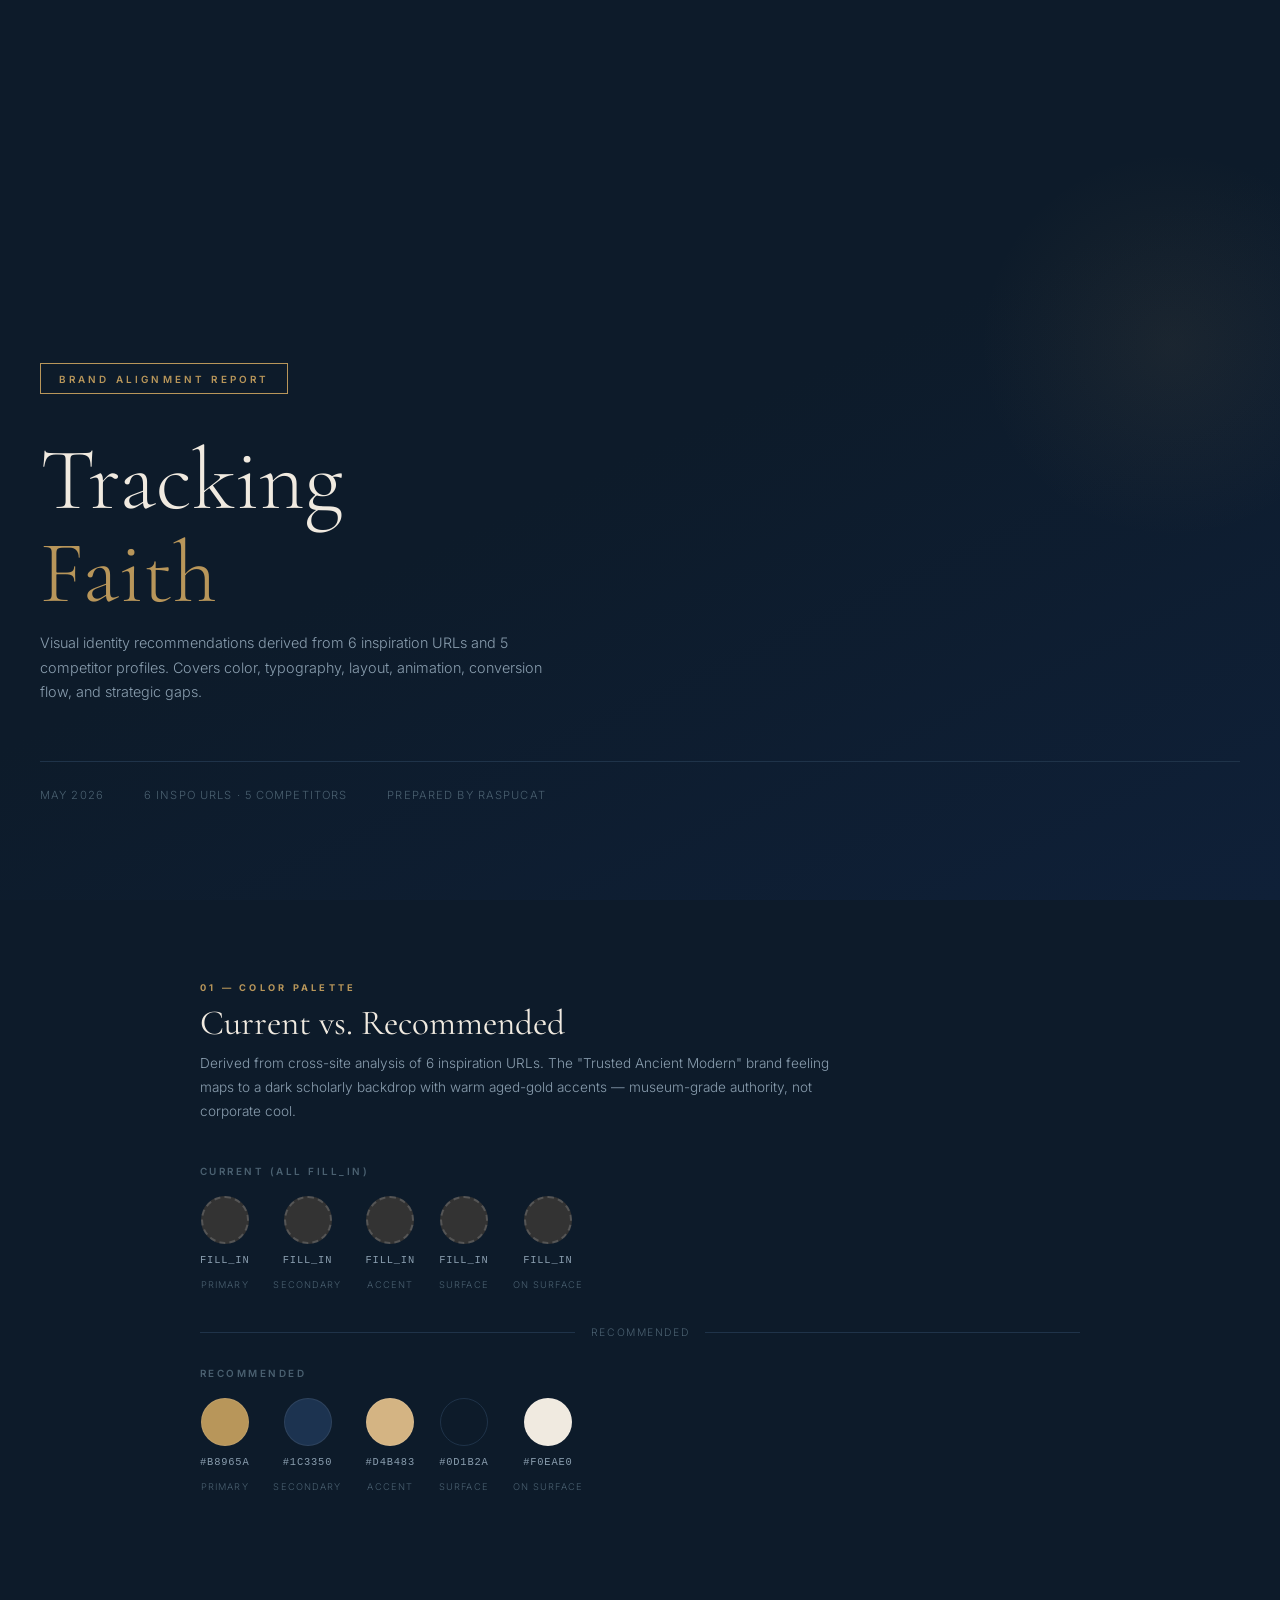
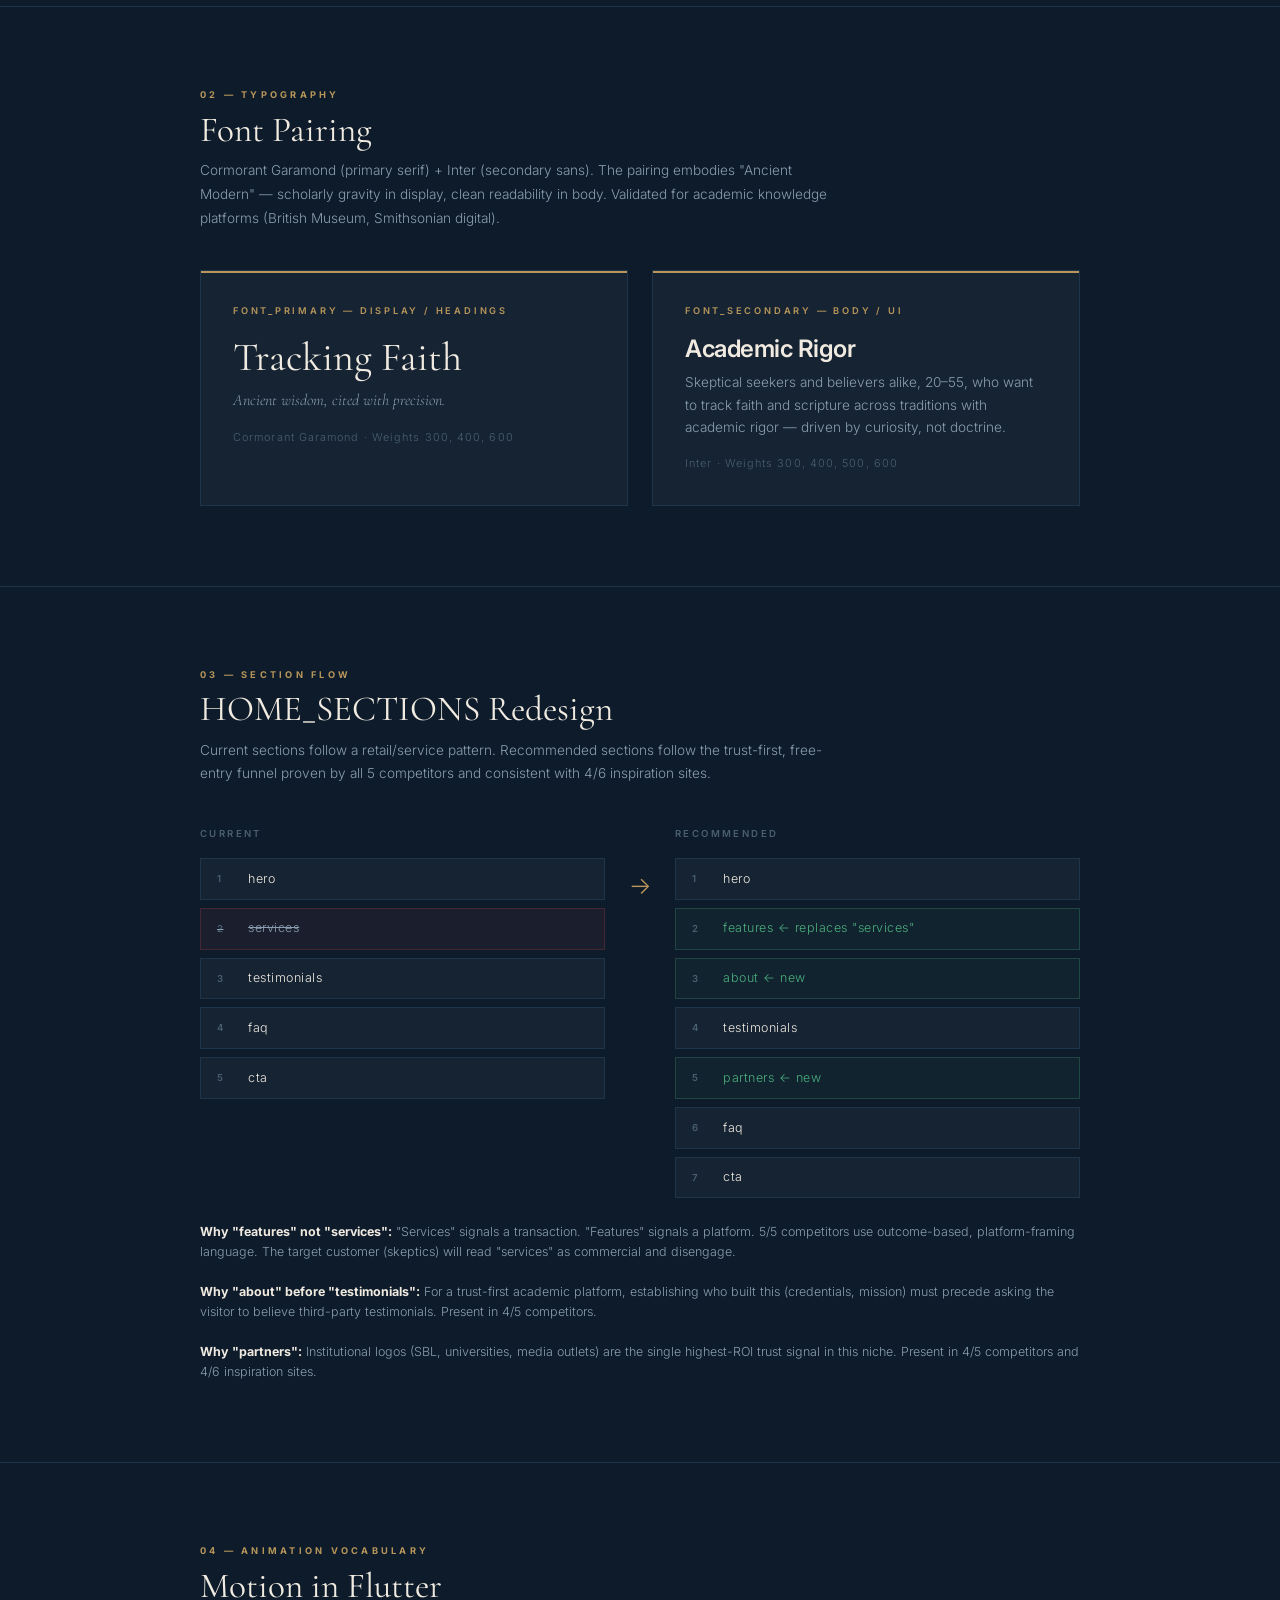
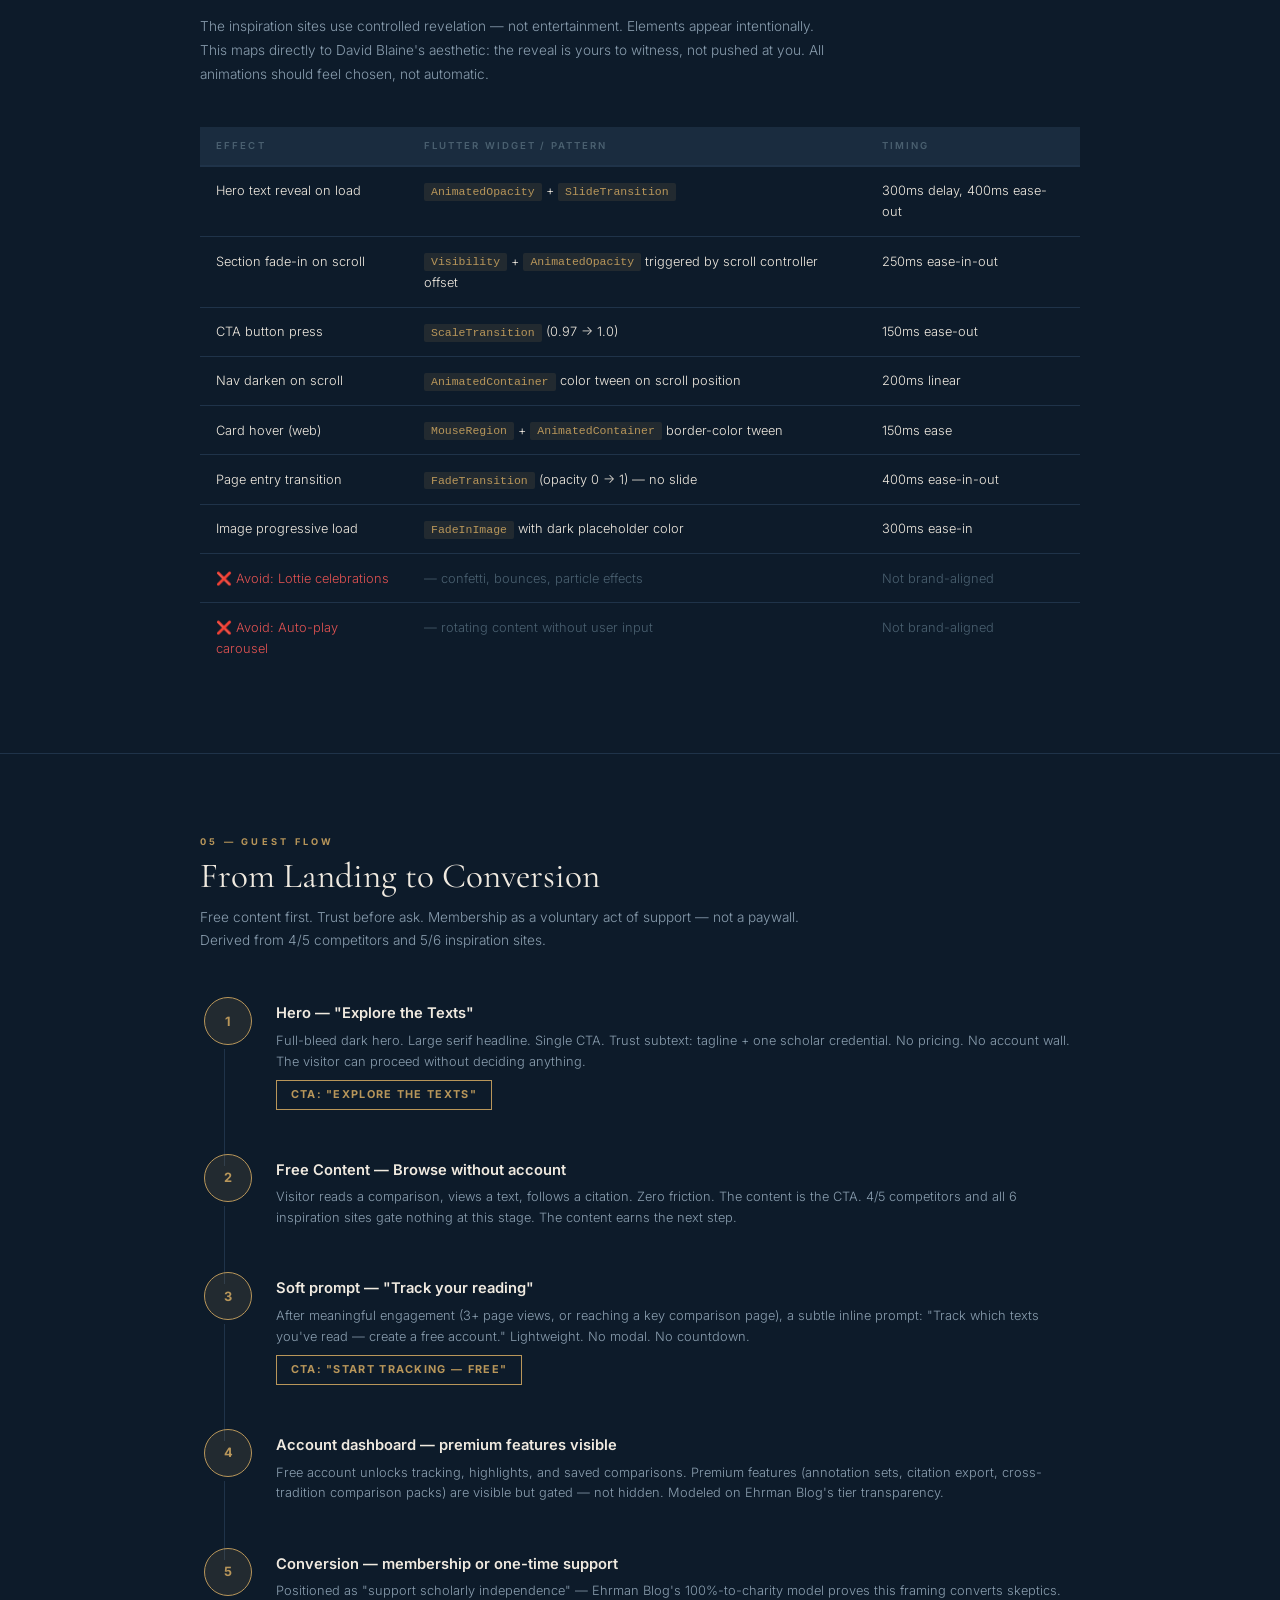
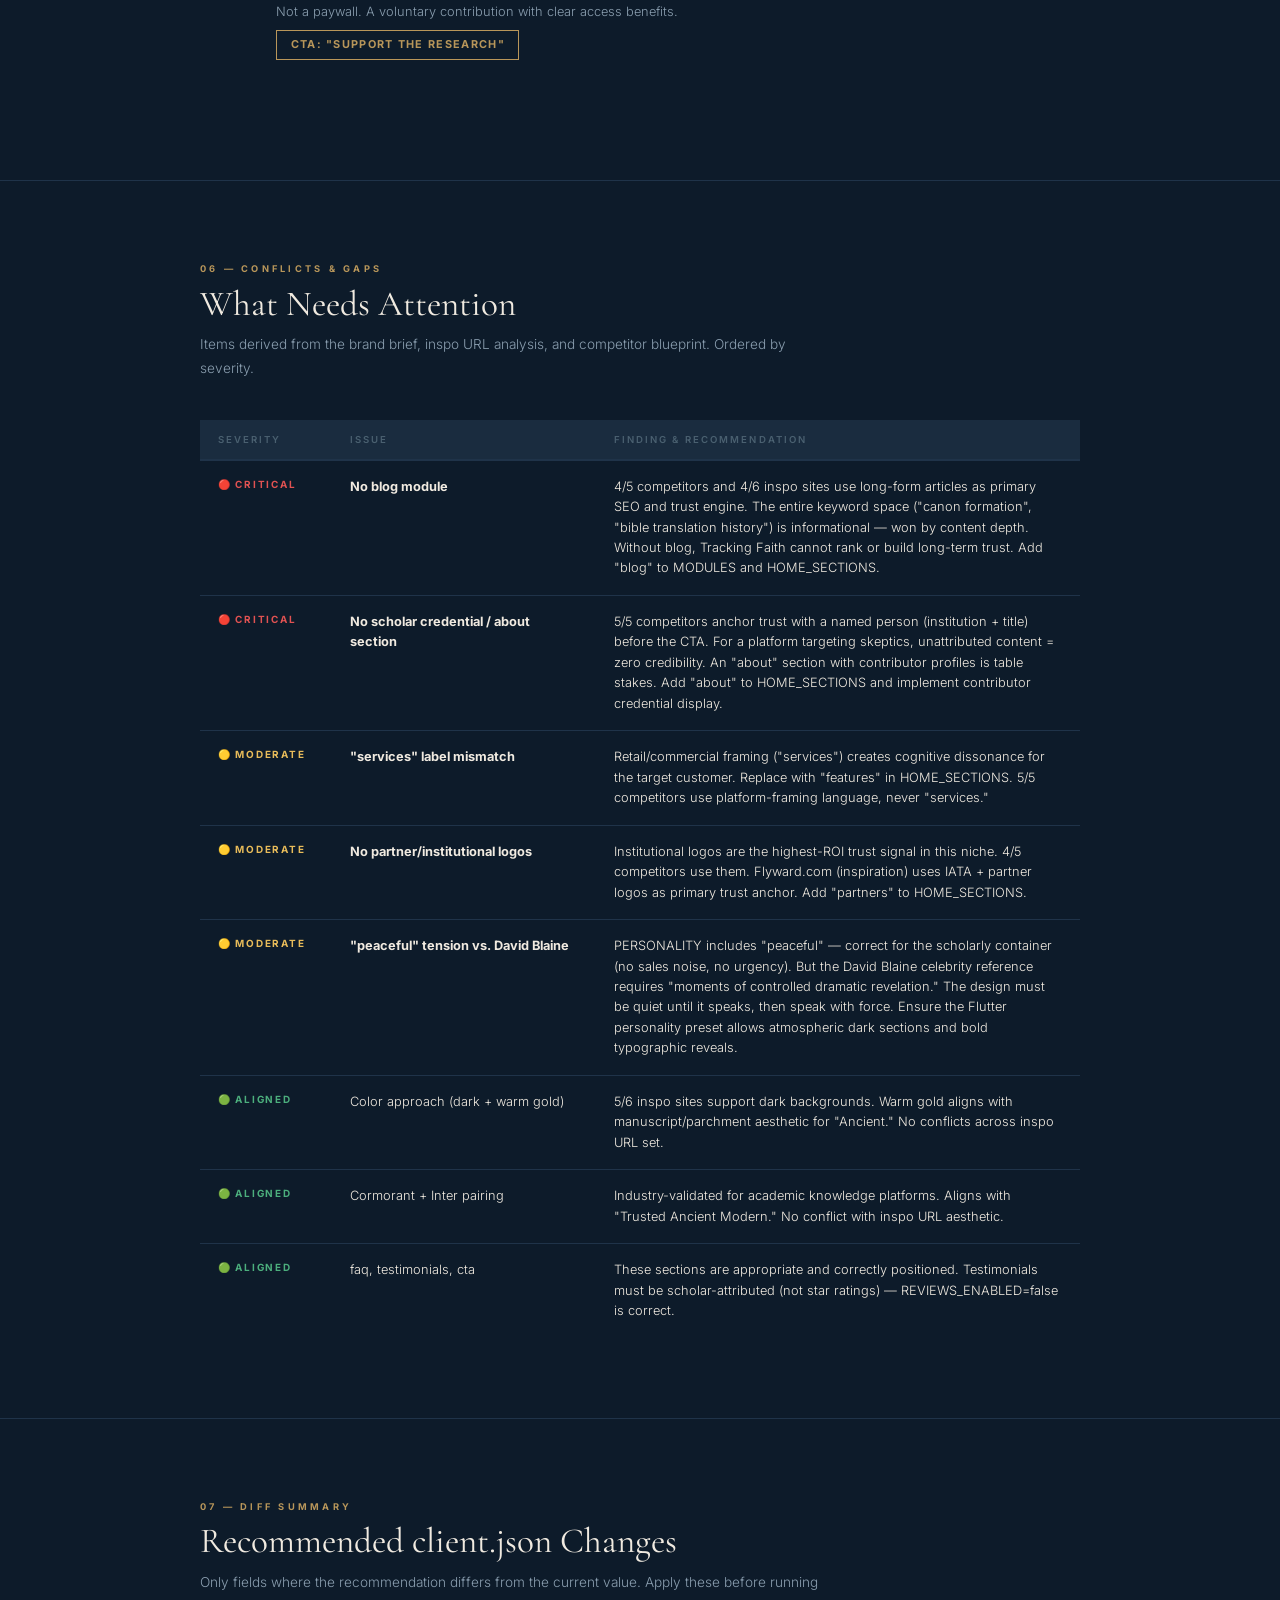
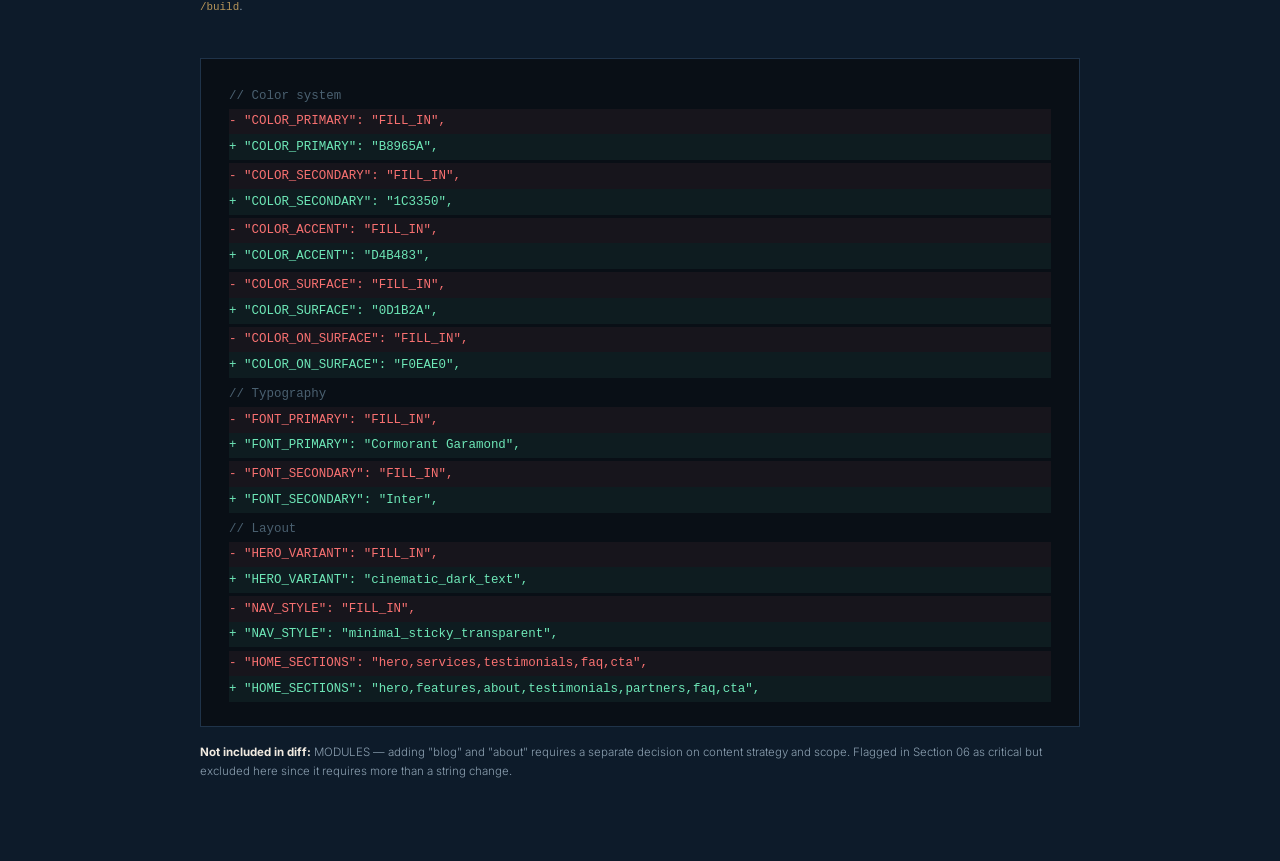
<file: planning/client/brand_alignment_report.html>
<!DOCTYPE html>
<html lang="en">
<head>
<meta charset="UTF-8">
<meta name="viewport" content="width=device-width, initial-scale=1.0">
<title>Brand Alignment Report — Tracking Faith</title>
<style>
  @import url('https://fonts.googleapis.com/css2?family=Cormorant+Garamond:ital,wght@0,300;0,400;0,600;0,700;1,300;1,400&family=Inter:wght@300;400;500;600&display=swap');

  *, *::before, *::after { box-sizing: border-box; margin: 0; padding: 0; }

  :root {
    --bg: #0D1B2A;
    --bg2: #101F30;
    --surface: #152333;
    --surface2: #1A2C3F;
    --border: #1F3349;
    --primary: #B8965A;
    --primary-dim: rgba(184,150,90,0.12);
    --secondary: #1C3350;
    --accent: #D4B483;
    --text: #F0EAE0;
    --text-muted: #8A9EAF;
    --text-dim: #4A6070;
    --red: #E05252;
    --yellow: #E8BC5A;
    --green: #4CAF7D;
    --font-serif: 'Cormorant Garamond', Georgia, serif;
    --font-sans: 'Inter', system-ui, sans-serif;
    --max: 960px;
  }

  html { font-size: 16px; scroll-behavior: smooth; }
  body {
    background: var(--bg);
    color: var(--text);
    font-family: var(--font-sans);
    font-weight: 300;
    line-height: 1.65;
    -webkit-font-smoothing: antialiased;
  }

  /* ── Layout ── */
  .page { max-width: var(--max); margin: 0 auto; padding: 0 2.5rem; }
  section { padding: 5rem 0; border-bottom: 1px solid var(--border); }
  section:last-of-type { border-bottom: none; }

  /* ── Cover ── */
  .cover {
    min-height: 100vh;
    display: flex;
    flex-direction: column;
    justify-content: flex-end;
    padding: 6rem 2.5rem;
    position: relative;
    overflow: hidden;
    background: linear-gradient(155deg, #0D1B2A 50%, #0F2038 100%);
  }
  .cover::before {
    content: '';
    position: absolute;
    top: 15%;
    right: -8%;
    width: 420px;
    height: 420px;
    border-radius: 50%;
    background: radial-gradient(circle, rgba(184,150,90,0.08) 0%, transparent 65%);
    pointer-events: none;
  }
  .cover-badge {
    display: inline-block;
    font-size: 0.62rem;
    font-weight: 600;
    letter-spacing: 0.32em;
    text-transform: uppercase;
    color: var(--primary);
    border: 1px solid var(--primary);
    padding: 0.4rem 1.1rem;
    margin-bottom: 2.5rem;
    width: fit-content;
  }
  .cover-title {
    font-family: var(--font-serif);
    font-size: clamp(3rem, 7vw, 5.5rem);
    font-weight: 300;
    line-height: 1.05;
    margin-bottom: 0.75rem;
  }
  .cover-title span { color: var(--primary); }
  .cover-subtitle {
    font-size: 0.9rem;
    color: var(--text-muted);
    margin-bottom: 3.5rem;
    max-width: 520px;
    line-height: 1.7;
  }
  .cover-meta {
    display: flex;
    gap: 2.5rem;
    font-size: 0.7rem;
    color: var(--text-dim);
    letter-spacing: 0.1em;
    text-transform: uppercase;
    border-top: 1px solid var(--border);
    padding-top: 1.5rem;
  }

  /* ── Section header ── */
  .section-num {
    font-size: 0.58rem;
    font-weight: 700;
    letter-spacing: 0.35em;
    text-transform: uppercase;
    color: var(--primary);
    margin-bottom: 0.4rem;
  }
  .section-title {
    font-family: var(--font-serif);
    font-size: clamp(1.6rem, 3.5vw, 2.2rem);
    font-weight: 400;
    line-height: 1.2;
    margin-bottom: 0.5rem;
  }
  .section-lead {
    font-size: 0.85rem;
    color: var(--text-muted);
    max-width: 640px;
    margin-bottom: 2.5rem;
    line-height: 1.75;
  }

  /* ── COLOR PALETTE ── */
  .palette-row {
    margin-bottom: 2rem;
  }
  .palette-label {
    font-size: 0.62rem;
    font-weight: 600;
    letter-spacing: 0.25em;
    text-transform: uppercase;
    color: var(--text-dim);
    margin-bottom: 1rem;
  }
  .swatches {
    display: flex;
    gap: 1.5rem;
    flex-wrap: wrap;
  }
  .swatch {
    display: flex;
    flex-direction: column;
    align-items: center;
    gap: 0.5rem;
  }
  .swatch-circle {
    width: 48px;
    height: 48px;
    border-radius: 50%;
    border: 1px solid rgba(255,255,255,0.08);
    flex-shrink: 0;
  }
  .swatch-hex {
    font-size: 0.65rem;
    letter-spacing: 0.08em;
    color: var(--text-muted);
    font-family: monospace;
  }
  .swatch-name {
    font-size: 0.58rem;
    letter-spacing: 0.12em;
    text-transform: uppercase;
    color: var(--text-dim);
    text-align: center;
  }
  .palette-divider {
    display: flex;
    align-items: center;
    gap: 1rem;
    margin: 1.5rem 0;
    color: var(--text-dim);
    font-size: 0.65rem;
    letter-spacing: 0.15em;
    text-transform: uppercase;
  }
  .palette-divider::before,
  .palette-divider::after {
    content: '';
    flex: 1;
    height: 1px;
    background: var(--border);
  }

  /* ── TYPOGRAPHY ── */
  .font-cards {
    display: grid;
    grid-template-columns: 1fr 1fr;
    gap: 1.5rem;
  }
  .font-card {
    background: var(--surface);
    border: 1px solid var(--border);
    padding: 2rem;
    position: relative;
  }
  .font-card::before {
    content: '';
    position: absolute;
    top: 0; left: 0; right: 0;
    height: 2px;
    background: var(--primary);
  }
  .font-role {
    font-size: 0.58rem;
    font-weight: 600;
    letter-spacing: 0.3em;
    text-transform: uppercase;
    color: var(--primary);
    margin-bottom: 1rem;
  }
  .font-display-serif {
    font-family: 'Cormorant Garamond', Georgia, serif;
    font-size: 2.5rem;
    font-weight: 400;
    line-height: 1.1;
    color: var(--text);
    margin-bottom: 0.5rem;
  }
  .font-display-sans {
    font-family: 'Inter', system-ui, sans-serif;
    font-size: 1.5rem;
    font-weight: 600;
    line-height: 1.2;
    color: var(--text);
    margin-bottom: 0.5rem;
    letter-spacing: -0.02em;
  }
  .font-body-serif {
    font-family: 'Cormorant Garamond', Georgia, serif;
    font-size: 1rem;
    font-style: italic;
    color: var(--text-muted);
    margin-bottom: 1rem;
  }
  .font-body-sans {
    font-family: 'Inter', system-ui, sans-serif;
    font-size: 0.85rem;
    font-weight: 300;
    color: var(--text-muted);
    line-height: 1.65;
    margin-bottom: 1rem;
  }
  .font-name {
    font-size: 0.68rem;
    letter-spacing: 0.1em;
    color: var(--text-dim);
  }

  /* ── SECTION FLOW ── */
  .flow-comparison {
    display: grid;
    grid-template-columns: 1fr auto 1fr;
    gap: 1.5rem;
    align-items: start;
  }
  .flow-col-label {
    font-size: 0.6rem;
    font-weight: 600;
    letter-spacing: 0.25em;
    text-transform: uppercase;
    color: var(--text-dim);
    margin-bottom: 1rem;
  }
  .flow-arrow-col {
    display: flex;
    align-items: center;
    justify-content: center;
    padding-top: 2.5rem;
    color: var(--primary);
    font-size: 1.5rem;
  }
  .flow-items { display: flex; flex-direction: column; gap: 0.5rem; }
  .flow-item {
    background: var(--surface);
    border: 1px solid var(--border);
    padding: 0.6rem 1rem;
    font-size: 0.78rem;
    letter-spacing: 0.04em;
    display: flex;
    align-items: center;
    gap: 0.75rem;
  }
  .flow-item.removed {
    background: rgba(224,82,82,0.06);
    border-color: rgba(224,82,82,0.2);
    color: var(--text-muted);
    text-decoration: line-through;
  }
  .flow-item.added {
    background: rgba(76,175,125,0.06);
    border-color: rgba(76,175,125,0.25);
    color: var(--green);
  }
  .flow-item.kept {
    background: var(--surface);
    border-color: var(--border);
  }
  .flow-item-num {
    font-size: 0.6rem;
    font-weight: 600;
    color: var(--text-dim);
    min-width: 1.2rem;
  }
  .flow-note {
    font-size: 0.72rem;
    color: var(--text-muted);
    margin-top: 1.25rem;
    line-height: 1.6;
    padding: var(--border) 0;
  }

  /* ── ANIMATION VOCABULARY ── */
  .anim-table {
    width: 100%;
    border-collapse: collapse;
  }
  .anim-table th {
    text-align: left;
    font-size: 0.6rem;
    font-weight: 600;
    letter-spacing: 0.22em;
    text-transform: uppercase;
    color: var(--text-dim);
    padding: 0.7rem 1rem;
    border-bottom: 2px solid var(--border);
    background: var(--surface2);
  }
  .anim-table td {
    padding: 0.85rem 1rem;
    border-bottom: 1px solid var(--border);
    font-size: 0.8rem;
    vertical-align: top;
  }
  .anim-table tr:last-child td { border-bottom: none; }
  .anim-table tr:hover td { background: var(--surface); }
  .code {
    font-family: 'SF Mono', 'Fira Code', monospace;
    font-size: 0.72rem;
    color: var(--primary);
    background: var(--primary-dim);
    padding: 0.15rem 0.45rem;
    border-radius: 2px;
  }

  /* ── GUEST FLOW FUNNEL ── */
  .funnel { display: flex; flex-direction: column; gap: 0; }
  .funnel-step {
    display: grid;
    grid-template-columns: 3.5rem 1fr;
    gap: 1.25rem;
    position: relative;
  }
  .funnel-step:not(:last-child)::after {
    content: '';
    position: absolute;
    left: 1.5rem;
    top: 3.5rem;
    bottom: -1rem;
    width: 1px;
    background: var(--border);
  }
  .funnel-num-wrap {
    display: flex;
    flex-direction: column;
    align-items: center;
    padding-top: 0.25rem;
  }
  .funnel-num {
    width: 3rem;
    height: 3rem;
    border-radius: 50%;
    background: var(--primary-dim);
    border: 1px solid var(--primary);
    display: flex;
    align-items: center;
    justify-content: center;
    font-size: 0.8rem;
    font-weight: 700;
    color: var(--primary);
    flex-shrink: 0;
  }
  .funnel-body { padding: 0.5rem 0 2.5rem; }
  .funnel-title {
    font-size: 0.92rem;
    font-weight: 600;
    margin-bottom: 0.35rem;
  }
  .funnel-detail {
    font-size: 0.8rem;
    color: var(--text-muted);
    line-height: 1.6;
  }
  .funnel-cta {
    display: inline-block;
    margin-top: 0.5rem;
    font-size: 0.68rem;
    font-weight: 700;
    letter-spacing: 0.12em;
    text-transform: uppercase;
    color: var(--primary);
    border: 1px solid var(--primary);
    padding: 0.3rem 0.85rem;
  }

  /* ── CONFLICTS & GAPS ── */
  .gap-table {
    width: 100%;
    border-collapse: collapse;
  }
  .gap-table th {
    text-align: left;
    font-size: 0.6rem;
    font-weight: 600;
    letter-spacing: 0.22em;
    text-transform: uppercase;
    color: var(--text-dim);
    padding: 0.7rem 1.1rem;
    border-bottom: 2px solid var(--border);
    background: var(--surface2);
  }
  .gap-table td {
    padding: 1rem 1.1rem;
    border-bottom: 1px solid var(--border);
    font-size: 0.8rem;
    vertical-align: top;
    line-height: 1.6;
  }
  .gap-table tr:last-child td { border-bottom: none; }
  .severity {
    font-size: 1rem;
    margin-right: 0.4rem;
  }
  .sev-label {
    font-size: 0.62rem;
    font-weight: 700;
    letter-spacing: 0.18em;
    text-transform: uppercase;
    display: block;
    margin-bottom: 0.25rem;
  }
  .sev-critical { color: var(--red); }
  .sev-moderate { color: var(--yellow); }
  .sev-aligned { color: var(--green); }

  /* ── DIFF SUMMARY ── */
  .diff-block {
    font-family: 'SF Mono', 'Fira Code', 'Courier New', monospace;
    font-size: 0.78rem;
    line-height: 1.8;
    background: #090F16;
    border: 1px solid var(--border);
    padding: 1.5rem 1.75rem;
    overflow-x: auto;
  }
  .diff-line { display: block; padding: 0.1rem 0; }
  .diff-line.removed {
    color: #F87171;
    background: rgba(248,113,113,0.06);
  }
  .diff-line.added {
    color: #6EE7B7;
    background: rgba(110,231,183,0.06);
  }
  .diff-line.context { color: var(--text-dim); }
  .diff-note {
    font-size: 0.72rem;
    color: var(--text-muted);
    margin-top: 1rem;
    line-height: 1.65;
  }

  /* ── Print ── */
  @media print {
    .no-print { display: none; }
    body { background: white; color: #111; }
    :root {
      --bg: white;
      --bg2: #f9f9f9;
      --surface: #f2f2f2;
      --surface2: #e9e9e9;
      --border: #d0d0d0;
      --text: #111;
      --text-muted: #555;
      --text-dim: #888;
      --primary: #8B6D2A;
    }
    .cover { min-height: auto; padding: 3rem 0; background: none; page-break-before: avoid; }
    .cover::before { display: none; }
    section { page-break-before: always; }
    a { color: inherit; }
  }

  @media (max-width: 600px) {
    .font-cards { grid-template-columns: 1fr; }
    .flow-comparison { grid-template-columns: 1fr; }
    .flow-arrow-col { display: none; }
  }
</style>
</head>
<body>

<!-- ══════════════════ COVER ══════════════════ -->
<div class="cover">
  <div class="cover-badge">Brand Alignment Report</div>
  <h1 class="cover-title">Tracking<br><span>Faith</span></h1>
  <p class="cover-subtitle">Visual identity recommendations derived from 6 inspiration URLs and 5 competitor profiles. Covers color, typography, layout, animation, conversion flow, and strategic gaps.</p>
  <div class="cover-meta">
    <span>May 2026</span>
    <span>6 Inspo URLs · 5 Competitors</span>
    <span>Prepared by Raspucat</span>
  </div>
</div>

<!-- ══════════════════ COLOR PALETTE ══════════════════ -->
<section>
  <div class="page">
    <div class="section-num">01 — Color Palette</div>
    <h2 class="section-title">Current vs. Recommended</h2>
    <p class="section-lead">Derived from cross-site analysis of 6 inspiration URLs. The "Trusted Ancient Modern" brand feeling maps to a dark scholarly backdrop with warm aged-gold accents — museum-grade authority, not corporate cool.</p>

    <!-- Current -->
    <div class="palette-row">
      <div class="palette-label">Current (all FILL_IN)</div>
      <div class="swatches">
        <div class="swatch">
          <div class="swatch-circle" style="background:#333;border:2px dashed #555;"></div>
          <span class="swatch-hex">FILL_IN</span>
          <span class="swatch-name">Primary</span>
        </div>
        <div class="swatch">
          <div class="swatch-circle" style="background:#333;border:2px dashed #555;"></div>
          <span class="swatch-hex">FILL_IN</span>
          <span class="swatch-name">Secondary</span>
        </div>
        <div class="swatch">
          <div class="swatch-circle" style="background:#333;border:2px dashed #555;"></div>
          <span class="swatch-hex">FILL_IN</span>
          <span class="swatch-name">Accent</span>
        </div>
        <div class="swatch">
          <div class="swatch-circle" style="background:#333;border:2px dashed #555;"></div>
          <span class="swatch-hex">FILL_IN</span>
          <span class="swatch-name">Surface</span>
        </div>
        <div class="swatch">
          <div class="swatch-circle" style="background:#333;border:2px dashed #555;"></div>
          <span class="swatch-hex">FILL_IN</span>
          <span class="swatch-name">On Surface</span>
        </div>
      </div>
    </div>

    <div class="palette-divider">Recommended</div>

    <!-- Recommended -->
    <div class="palette-row">
      <div class="palette-label">Recommended</div>
      <div class="swatches">
        <div class="swatch">
          <div class="swatch-circle" style="background:#B8965A;"></div>
          <span class="swatch-hex">#B8965A</span>
          <span class="swatch-name">Primary</span>
        </div>
        <div class="swatch">
          <div class="swatch-circle" style="background:#1C3350;"></div>
          <span class="swatch-hex">#1C3350</span>
          <span class="swatch-name">Secondary</span>
        </div>
        <div class="swatch">
          <div class="swatch-circle" style="background:#D4B483;"></div>
          <span class="swatch-hex">#D4B483</span>
          <span class="swatch-name">Accent</span>
        </div>
        <div class="swatch">
          <div class="swatch-circle" style="background:#0D1B2A;border:1px solid #1F3349;"></div>
          <span class="swatch-hex">#0D1B2A</span>
          <span class="swatch-name">Surface</span>
        </div>
        <div class="swatch">
          <div class="swatch-circle" style="background:#F0EAE0;"></div>
          <span class="swatch-hex">#F0EAE0</span>
          <span class="swatch-name">On Surface</span>
        </div>
      </div>
    </div>
  </div>
</section>

<!-- ══════════════════ TYPOGRAPHY ══════════════════ -->
<section>
  <div class="page">
    <div class="section-num">02 — Typography</div>
    <h2 class="section-title">Font Pairing</h2>
    <p class="section-lead">Cormorant Garamond (primary serif) + Inter (secondary sans). The pairing embodies "Ancient Modern" — scholarly gravity in display, clean readability in body. Validated for academic knowledge platforms (British Museum, Smithsonian digital).</p>

    <div class="font-cards">
      <div class="font-card">
        <div class="font-role">FONT_PRIMARY — Display / Headings</div>
        <div class="font-display-serif">Tracking Faith</div>
        <div class="font-body-serif">Ancient wisdom, cited with precision.</div>
        <div class="font-name">Cormorant Garamond · Weights 300, 400, 600</div>
      </div>
      <div class="font-card">
        <div class="font-role">FONT_SECONDARY — Body / UI</div>
        <div class="font-display-sans">Academic Rigor</div>
        <div class="font-body-sans">Skeptical seekers and believers alike, 20–55, who want to track faith and scripture across traditions with academic rigor — driven by curiosity, not doctrine.</div>
        <div class="font-name">Inter · Weights 300, 400, 500, 600</div>
      </div>
    </div>
  </div>
</section>

<!-- ══════════════════ SECTION FLOW ══════════════════ -->
<section>
  <div class="page">
    <div class="section-num">03 — Section Flow</div>
    <h2 class="section-title">HOME_SECTIONS Redesign</h2>
    <p class="section-lead">Current sections follow a retail/service pattern. Recommended sections follow the trust-first, free-entry funnel proven by all 5 competitors and consistent with 4/6 inspiration sites.</p>

    <div class="flow-comparison">
      <div>
        <div class="flow-col-label">Current</div>
        <div class="flow-items">
          <div class="flow-item kept"><span class="flow-item-num">1</span>hero</div>
          <div class="flow-item removed"><span class="flow-item-num">2</span>services</div>
          <div class="flow-item kept"><span class="flow-item-num">3</span>testimonials</div>
          <div class="flow-item kept"><span class="flow-item-num">4</span>faq</div>
          <div class="flow-item kept"><span class="flow-item-num">5</span>cta</div>
        </div>
      </div>
      <div class="flow-arrow-col">→</div>
      <div>
        <div class="flow-col-label">Recommended</div>
        <div class="flow-items">
          <div class="flow-item kept"><span class="flow-item-num">1</span>hero</div>
          <div class="flow-item added"><span class="flow-item-num">2</span>features ← replaces "services"</div>
          <div class="flow-item added"><span class="flow-item-num">3</span>about ← new</div>
          <div class="flow-item kept"><span class="flow-item-num">4</span>testimonials</div>
          <div class="flow-item added"><span class="flow-item-num">5</span>partners ← new</div>
          <div class="flow-item kept"><span class="flow-item-num">6</span>faq</div>
          <div class="flow-item kept"><span class="flow-item-num">7</span>cta</div>
        </div>
      </div>
    </div>
    <p class="flow-note" style="margin-top:1.5rem; font-size:0.78rem; color:var(--text-muted);">
      <strong style="color:var(--text);">Why "features" not "services":</strong> "Services" signals a transaction. "Features" signals a platform. 5/5 competitors use outcome-based, platform-framing language. The target customer (skeptics) will read "services" as commercial and disengage.<br><br>
      <strong style="color:var(--text);">Why "about" before "testimonials":</strong> For a trust-first academic platform, establishing who built this (credentials, mission) must precede asking the visitor to believe third-party testimonials. Present in 4/5 competitors.<br><br>
      <strong style="color:var(--text);">Why "partners":</strong> Institutional logos (SBL, universities, media outlets) are the single highest-ROI trust signal in this niche. Present in 4/5 competitors and 4/6 inspiration sites.
    </p>
  </div>
</section>

<!-- ══════════════════ ANIMATION VOCABULARY ══════════════════ -->
<section>
  <div class="page">
    <div class="section-num">04 — Animation Vocabulary</div>
    <h2 class="section-title">Motion in Flutter</h2>
    <p class="section-lead">The inspiration sites use controlled revelation — not entertainment. Elements appear intentionally. This maps directly to David Blaine's aesthetic: the reveal is yours to witness, not pushed at you. All animations should feel chosen, not automatic.</p>

    <table class="anim-table">
      <thead>
        <tr>
          <th>Effect</th>
          <th>Flutter Widget / Pattern</th>
          <th>Timing</th>
        </tr>
      </thead>
      <tbody>
        <tr>
          <td>Hero text reveal on load</td>
          <td><span class="code">AnimatedOpacity</span> + <span class="code">SlideTransition</span></td>
          <td>300ms delay, 400ms ease-out</td>
        </tr>
        <tr>
          <td>Section fade-in on scroll</td>
          <td><span class="code">Visibility</span> + <span class="code">AnimatedOpacity</span> triggered by scroll controller offset</td>
          <td>250ms ease-in-out</td>
        </tr>
        <tr>
          <td>CTA button press</td>
          <td><span class="code">ScaleTransition</span> (0.97 → 1.0)</td>
          <td>150ms ease-out</td>
        </tr>
        <tr>
          <td>Nav darken on scroll</td>
          <td><span class="code">AnimatedContainer</span> color tween on scroll position</td>
          <td>200ms linear</td>
        </tr>
        <tr>
          <td>Card hover (web)</td>
          <td><span class="code">MouseRegion</span> + <span class="code">AnimatedContainer</span> border-color tween</td>
          <td>150ms ease</td>
        </tr>
        <tr>
          <td>Page entry transition</td>
          <td><span class="code">FadeTransition</span> (opacity 0 → 1) — no slide</td>
          <td>400ms ease-in-out</td>
        </tr>
        <tr>
          <td>Image progressive load</td>
          <td><span class="code">FadeInImage</span> with dark placeholder color</td>
          <td>300ms ease-in</td>
        </tr>
        <tr>
          <td style="color:var(--red);">❌ Avoid: Lottie celebrations</td>
          <td style="color:var(--text-dim);">— confetti, bounces, particle effects</td>
          <td style="color:var(--text-dim);">Not brand-aligned</td>
        </tr>
        <tr>
          <td style="color:var(--red);">❌ Avoid: Auto-play carousel</td>
          <td style="color:var(--text-dim);">— rotating content without user input</td>
          <td style="color:var(--text-dim);">Not brand-aligned</td>
        </tr>
      </tbody>
    </table>
  </div>
</section>

<!-- ══════════════════ GUEST FLOW ══════════════════ -->
<section>
  <div class="page">
    <div class="section-num">05 — Guest Flow</div>
    <h2 class="section-title">From Landing to Conversion</h2>
    <p class="section-lead">Free content first. Trust before ask. Membership as a voluntary act of support — not a paywall. Derived from 4/5 competitors and 5/6 inspiration sites.</p>

    <div class="funnel">
      <div class="funnel-step">
        <div class="funnel-num-wrap">
          <div class="funnel-num">1</div>
        </div>
        <div class="funnel-body">
          <div class="funnel-title">Hero — "Explore the Texts"</div>
          <div class="funnel-detail">Full-bleed dark hero. Large serif headline. Single CTA. Trust subtext: tagline + one scholar credential. No pricing. No account wall. The visitor can proceed without deciding anything.</div>
          <div class="funnel-cta">CTA: "Explore the Texts"</div>
        </div>
      </div>
      <div class="funnel-step">
        <div class="funnel-num-wrap">
          <div class="funnel-num">2</div>
        </div>
        <div class="funnel-body">
          <div class="funnel-title">Free Content — Browse without account</div>
          <div class="funnel-detail">Visitor reads a comparison, views a text, follows a citation. Zero friction. The content is the CTA. 4/5 competitors and all 6 inspiration sites gate nothing at this stage. The content earns the next step.</div>
        </div>
      </div>
      <div class="funnel-step">
        <div class="funnel-num-wrap">
          <div class="funnel-num">3</div>
        </div>
        <div class="funnel-body">
          <div class="funnel-title">Soft prompt — "Track your reading"</div>
          <div class="funnel-detail">After meaningful engagement (3+ page views, or reaching a key comparison page), a subtle inline prompt: "Track which texts you've read — create a free account." Lightweight. No modal. No countdown.</div>
          <div class="funnel-cta">CTA: "Start tracking — free"</div>
        </div>
      </div>
      <div class="funnel-step">
        <div class="funnel-num-wrap">
          <div class="funnel-num">4</div>
        </div>
        <div class="funnel-body">
          <div class="funnel-title">Account dashboard — premium features visible</div>
          <div class="funnel-detail">Free account unlocks tracking, highlights, and saved comparisons. Premium features (annotation sets, citation export, cross-tradition comparison packs) are visible but gated — not hidden. Modeled on Ehrman Blog's tier transparency.</div>
        </div>
      </div>
      <div class="funnel-step">
        <div class="funnel-num-wrap">
          <div class="funnel-num">5</div>
        </div>
        <div class="funnel-body">
          <div class="funnel-title">Conversion — membership or one-time support</div>
          <div class="funnel-detail">Positioned as "support scholarly independence" — Ehrman Blog's 100%-to-charity model proves this framing converts skeptics. Not a paywall. A voluntary contribution with clear access benefits.</div>
          <div class="funnel-cta">CTA: "Support the research"</div>
        </div>
      </div>
    </div>
  </div>
</section>

<!-- ══════════════════ CONFLICTS & GAPS ══════════════════ -->
<section>
  <div class="page">
    <div class="section-num">06 — Conflicts &amp; Gaps</div>
    <h2 class="section-title">What Needs Attention</h2>
    <p class="section-lead">Items derived from the brand brief, inspo URL analysis, and competitor blueprint. Ordered by severity.</p>

    <table class="gap-table">
      <thead>
        <tr>
          <th style="width:15%;">Severity</th>
          <th style="width:30%;">Issue</th>
          <th>Finding &amp; Recommendation</th>
        </tr>
      </thead>
      <tbody>
        <tr>
          <td><span class="sev-label sev-critical">🔴 Critical</span></td>
          <td><strong>No blog module</strong></td>
          <td>4/5 competitors and 4/6 inspo sites use long-form articles as primary SEO and trust engine. The entire keyword space ("canon formation", "bible translation history") is informational — won by content depth. Without blog, Tracking Faith cannot rank or build long-term trust. Add "blog" to MODULES and HOME_SECTIONS.</td>
        </tr>
        <tr>
          <td><span class="sev-label sev-critical">🔴 Critical</span></td>
          <td><strong>No scholar credential / about section</strong></td>
          <td>5/5 competitors anchor trust with a named person (institution + title) before the CTA. For a platform targeting skeptics, unattributed content = zero credibility. An "about" section with contributor profiles is table stakes. Add "about" to HOME_SECTIONS and implement contributor credential display.</td>
        </tr>
        <tr>
          <td><span class="sev-label sev-moderate">🟡 Moderate</span></td>
          <td><strong>"services" label mismatch</strong></td>
          <td>Retail/commercial framing ("services") creates cognitive dissonance for the target customer. Replace with "features" in HOME_SECTIONS. 5/5 competitors use platform-framing language, never "services."</td>
        </tr>
        <tr>
          <td><span class="sev-label sev-moderate">🟡 Moderate</span></td>
          <td><strong>No partner/institutional logos</strong></td>
          <td>Institutional logos are the highest-ROI trust signal in this niche. 4/5 competitors use them. Flyward.com (inspiration) uses IATA + partner logos as primary trust anchor. Add "partners" to HOME_SECTIONS.</td>
        </tr>
        <tr>
          <td><span class="sev-label sev-moderate">🟡 Moderate</span></td>
          <td><strong>"peaceful" tension vs. David Blaine</strong></td>
          <td>PERSONALITY includes "peaceful" — correct for the scholarly container (no sales noise, no urgency). But the David Blaine celebrity reference requires "moments of controlled dramatic revelation." The design must be quiet until it speaks, then speak with force. Ensure the Flutter personality preset allows atmospheric dark sections and bold typographic reveals.</td>
        </tr>
        <tr>
          <td><span class="sev-label sev-aligned">🟢 Aligned</span></td>
          <td>Color approach (dark + warm gold)</td>
          <td>5/6 inspo sites support dark backgrounds. Warm gold aligns with manuscript/parchment aesthetic for "Ancient." No conflicts across inspo URL set.</td>
        </tr>
        <tr>
          <td><span class="sev-label sev-aligned">🟢 Aligned</span></td>
          <td>Cormorant + Inter pairing</td>
          <td>Industry-validated for academic knowledge platforms. Aligns with "Trusted Ancient Modern." No conflict with inspo URL aesthetic.</td>
        </tr>
        <tr>
          <td><span class="sev-label sev-aligned">🟢 Aligned</span></td>
          <td>faq, testimonials, cta</td>
          <td>These sections are appropriate and correctly positioned. Testimonials must be scholar-attributed (not star ratings) — REVIEWS_ENABLED=false is correct.</td>
        </tr>
      </tbody>
    </table>
  </div>
</section>

<!-- ══════════════════ DIFF SUMMARY ══════════════════ -->
<section>
  <div class="page">
    <div class="section-num">07 — Diff Summary</div>
    <h2 class="section-title">Recommended client.json Changes</h2>
    <p class="section-lead">Only fields where the recommendation differs from the current value. Apply these before running <code style="font-size:0.8em;color:var(--primary);">/build</code>.</p>

    <div class="diff-block">
      <span class="diff-line context">// Color system</span>
      <span class="diff-line removed">- "COLOR_PRIMARY": "FILL_IN",</span>
      <span class="diff-line added">+ "COLOR_PRIMARY": "B8965A",</span>
      <span class="diff-line context"></span>
      <span class="diff-line removed">- "COLOR_SECONDARY": "FILL_IN",</span>
      <span class="diff-line added">+ "COLOR_SECONDARY": "1C3350",</span>
      <span class="diff-line context"></span>
      <span class="diff-line removed">- "COLOR_ACCENT": "FILL_IN",</span>
      <span class="diff-line added">+ "COLOR_ACCENT": "D4B483",</span>
      <span class="diff-line context"></span>
      <span class="diff-line removed">- "COLOR_SURFACE": "FILL_IN",</span>
      <span class="diff-line added">+ "COLOR_SURFACE": "0D1B2A",</span>
      <span class="diff-line context"></span>
      <span class="diff-line removed">- "COLOR_ON_SURFACE": "FILL_IN",</span>
      <span class="diff-line added">+ "COLOR_ON_SURFACE": "F0EAE0",</span>
      <span class="diff-line context"></span>
      <span class="diff-line context">// Typography</span>
      <span class="diff-line removed">- "FONT_PRIMARY": "FILL_IN",</span>
      <span class="diff-line added">+ "FONT_PRIMARY": "Cormorant Garamond",</span>
      <span class="diff-line context"></span>
      <span class="diff-line removed">- "FONT_SECONDARY": "FILL_IN",</span>
      <span class="diff-line added">+ "FONT_SECONDARY": "Inter",</span>
      <span class="diff-line context"></span>
      <span class="diff-line context">// Layout</span>
      <span class="diff-line removed">- "HERO_VARIANT": "FILL_IN",</span>
      <span class="diff-line added">+ "HERO_VARIANT": "cinematic_dark_text",</span>
      <span class="diff-line context"></span>
      <span class="diff-line removed">- "NAV_STYLE": "FILL_IN",</span>
      <span class="diff-line added">+ "NAV_STYLE": "minimal_sticky_transparent",</span>
      <span class="diff-line context"></span>
      <span class="diff-line removed">- "HOME_SECTIONS": "hero,services,testimonials,faq,cta",</span>
      <span class="diff-line added">+ "HOME_SECTIONS": "hero,features,about,testimonials,partners,faq,cta",</span>
    </div>

    <p class="diff-note">
      <strong style="color:var(--text);">Not included in diff:</strong> MODULES — adding "blog" and "about" requires a separate decision on content strategy and scope. Flagged in Section 06 as critical but excluded here since it requires more than a string change.
    </p>
  </div>
</section>

</body>
</html>
</file>
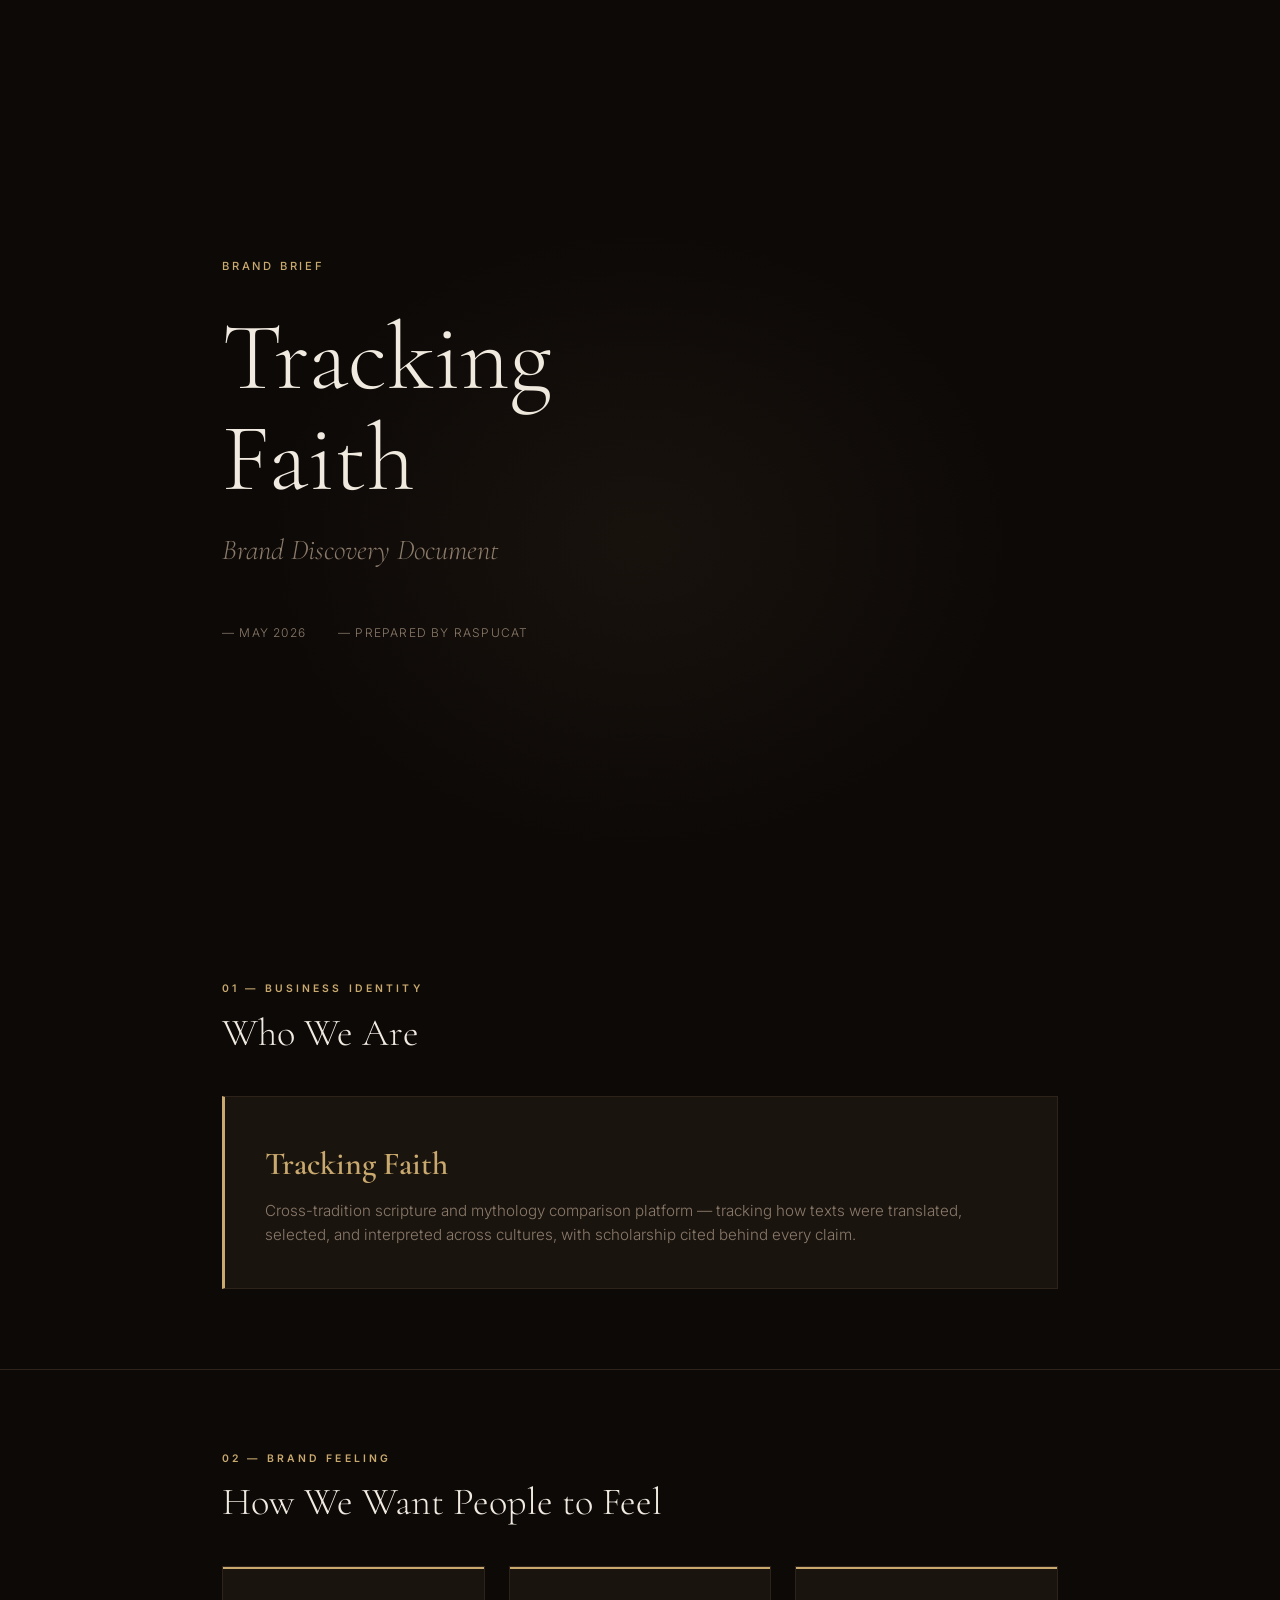
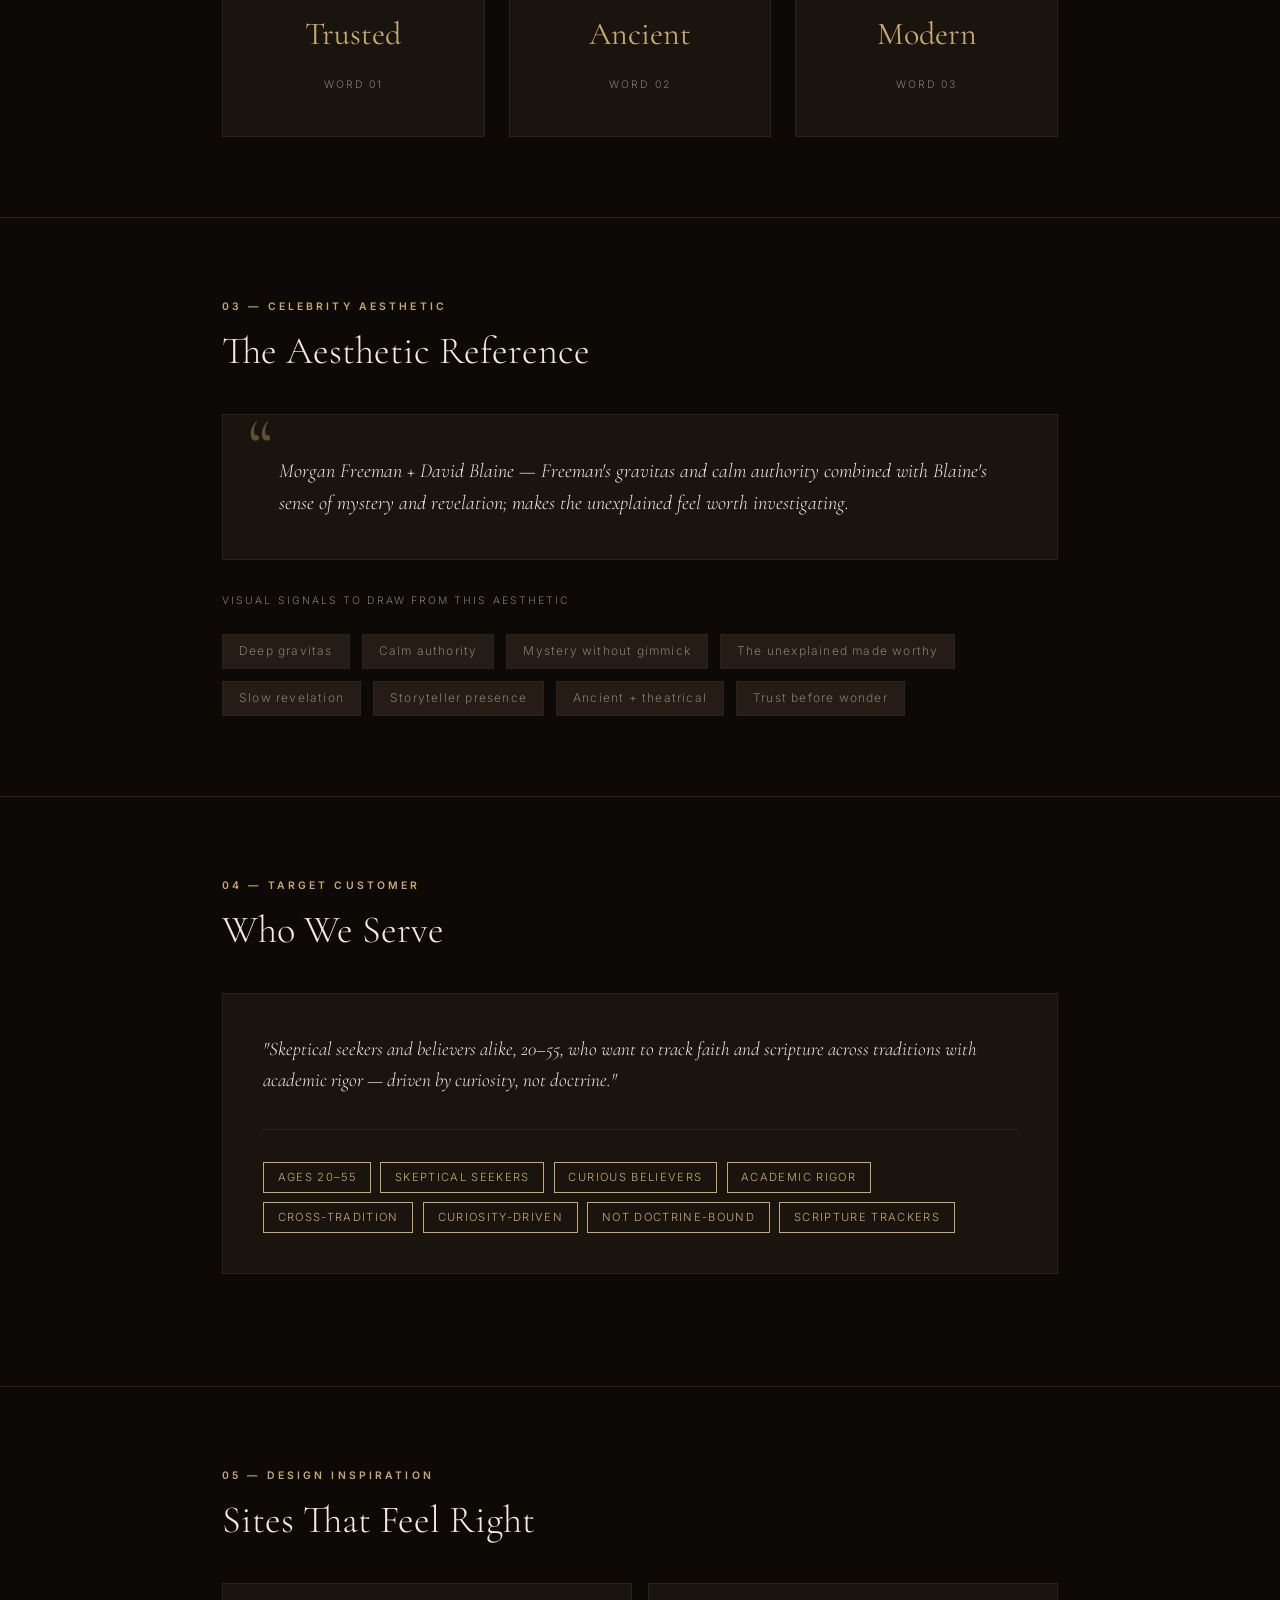
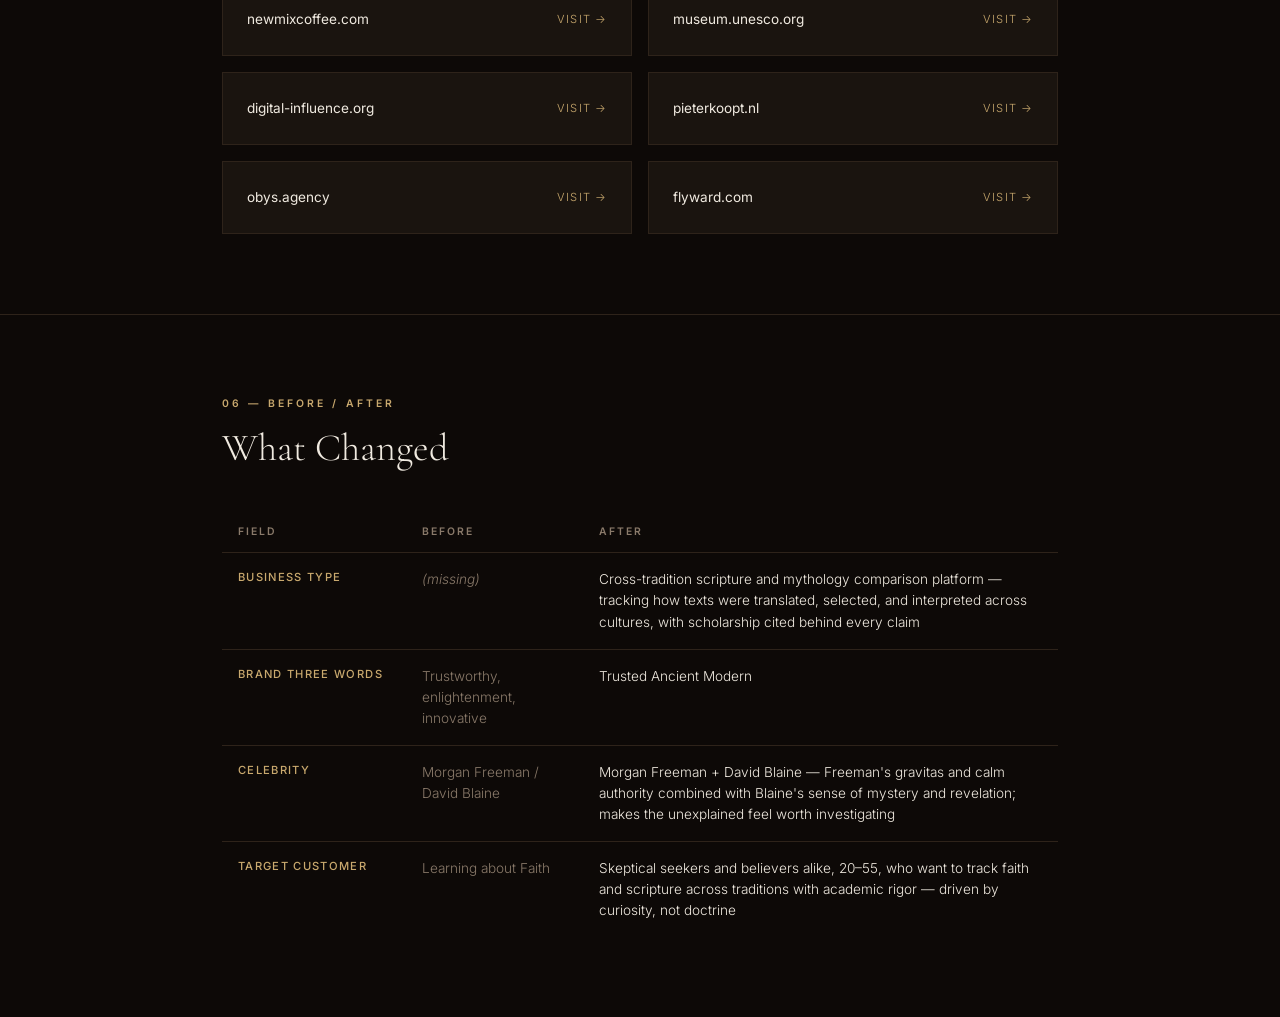
<file: planning/client/brand_brief_report.html>
<!DOCTYPE html>
<html lang="en">
<head>
<meta charset="UTF-8">
<meta name="viewport" content="width=device-width, initial-scale=1.0">
<title>Brand Brief — Tracking Faith</title>
<style>
  @import url('https://fonts.googleapis.com/css2?family=Cormorant+Garamond:ital,wght@0,300;0,400;0,600;1,300;1,400&family=Inter:wght@300;400;500;600&display=swap');

  *, *::before, *::after { box-sizing: border-box; margin: 0; padding: 0; }

  :root {
    --bg: #0D0907;
    --accent: #C9A96E;
    --surface: #1A140F;
    --surface2: #241C15;
    --text: #F0EAE0;
    --text-muted: #8A7A6A;
    --border: #2E231A;
    --font-serif: 'Cormorant Garamond', Georgia, serif;
    --font-sans: 'Inter', system-ui, sans-serif;
    --max: 900px;
  }

  html { font-size: 16px; scroll-behavior: smooth; }

  body {
    background: var(--bg);
    color: var(--text);
    font-family: var(--font-sans);
    font-weight: 300;
    line-height: 1.7;
    -webkit-font-smoothing: antialiased;
  }

  /* ── Layout ── */
  .page { max-width: var(--max); margin: 0 auto; padding: 0 2rem; }
  section { padding: 5rem 0; border-bottom: 1px solid var(--border); }
  section:last-of-type { border-bottom: none; }

  /* ── Cover ── */
  .cover {
    min-height: 100vh;
    display: flex;
    flex-direction: column;
    justify-content: center;
    padding: 6rem 2rem;
    position: relative;
    overflow: hidden;
  }
  .cover::before {
    content: '';
    position: absolute;
    inset: 0;
    background: radial-gradient(ellipse 60% 50% at 50% 60%, rgba(201,169,110,0.06) 0%, transparent 70%);
    pointer-events: none;
  }
  .cover-eyebrow {
    font-family: var(--font-sans);
    font-size: 0.7rem;
    font-weight: 500;
    letter-spacing: 0.25em;
    text-transform: uppercase;
    color: var(--accent);
    margin-bottom: 2rem;
  }
  .cover-title {
    font-family: var(--font-serif);
    font-size: clamp(3rem, 8vw, 6rem);
    font-weight: 300;
    line-height: 1.05;
    color: var(--text);
    margin-bottom: 1rem;
  }
  .cover-subtitle {
    font-family: var(--font-serif);
    font-size: clamp(1.2rem, 3vw, 1.8rem);
    font-weight: 300;
    font-style: italic;
    color: var(--text-muted);
    margin-bottom: 3rem;
  }
  .cover-meta {
    display: flex;
    gap: 2rem;
    font-size: 0.75rem;
    color: var(--text-muted);
    letter-spacing: 0.1em;
    text-transform: uppercase;
  }
  .cover-meta span::before { content: '— '; }

  /* ── Section headers ── */
  .section-label {
    font-size: 0.65rem;
    font-weight: 600;
    letter-spacing: 0.3em;
    text-transform: uppercase;
    color: var(--accent);
    margin-bottom: 0.75rem;
  }
  .section-title {
    font-family: var(--font-serif);
    font-size: clamp(1.6rem, 4vw, 2.4rem);
    font-weight: 300;
    line-height: 1.2;
    margin-bottom: 2.5rem;
  }

  /* ── Business Identity ── */
  .identity-card {
    background: var(--surface);
    border: 1px solid var(--border);
    border-left: 3px solid var(--accent);
    padding: 2.5rem;
  }
  .identity-name {
    font-family: var(--font-serif);
    font-size: 2rem;
    font-weight: 600;
    color: var(--accent);
    margin-bottom: 0.5rem;
  }
  .identity-type {
    font-size: 0.95rem;
    color: var(--text-muted);
    line-height: 1.6;
  }

  /* ── Brand Feeling ── */
  .word-grid {
    display: grid;
    grid-template-columns: repeat(3, 1fr);
    gap: 1.5rem;
  }
  .word-card {
    background: var(--surface);
    border: 1px solid var(--border);
    padding: 2.5rem 1.5rem;
    text-align: center;
    position: relative;
    overflow: hidden;
  }
  .word-card::before {
    content: '';
    position: absolute;
    top: 0; left: 0; right: 0;
    height: 2px;
    background: var(--accent);
  }
  .word-card-text {
    font-family: var(--font-serif);
    font-size: clamp(1.4rem, 3vw, 2rem);
    font-weight: 400;
    color: var(--accent);
    display: block;
    margin-bottom: 0.5rem;
  }
  .word-card-index {
    font-size: 0.65rem;
    letter-spacing: 0.2em;
    text-transform: uppercase;
    color: var(--text-muted);
  }

  /* ── Celebrity Aesthetic ── */
  .pullquote {
    position: relative;
    padding: 2.5rem 2.5rem 2.5rem 3.5rem;
    background: var(--surface);
    border: 1px solid var(--border);
    margin-bottom: 2rem;
  }
  .pullquote::before {
    content: '\201C';
    position: absolute;
    top: -0.5rem;
    left: 1.5rem;
    font-family: var(--font-serif);
    font-size: 5rem;
    color: var(--accent);
    line-height: 1;
    opacity: 0.4;
  }
  .pullquote-text {
    font-family: var(--font-serif);
    font-size: 1.25rem;
    font-style: italic;
    line-height: 1.6;
    color: var(--text);
  }
  .visual-signals {
    display: flex;
    flex-wrap: wrap;
    gap: 0.75rem;
    margin-top: 1.5rem;
  }
  .signal-tag {
    background: var(--surface2);
    border: 1px solid var(--border);
    padding: 0.4rem 1rem;
    font-size: 0.75rem;
    letter-spacing: 0.1em;
    color: var(--text-muted);
  }
  .signal-label {
    font-size: 0.65rem;
    letter-spacing: 0.2em;
    text-transform: uppercase;
    color: var(--text-muted);
    margin-top: 1.5rem;
    margin-bottom: 0.75rem;
  }

  /* ── Target Customer ── */
  .customer-card {
    background: var(--surface);
    border: 1px solid var(--border);
    padding: 2.5rem;
    margin-bottom: 2rem;
  }
  .customer-quote {
    font-family: var(--font-serif);
    font-size: 1.2rem;
    font-style: italic;
    line-height: 1.65;
    color: var(--text);
    margin-bottom: 2rem;
    padding-bottom: 2rem;
    border-bottom: 1px solid var(--border);
  }
  .customer-tags {
    display: flex;
    flex-wrap: wrap;
    gap: 0.6rem;
  }
  .tag {
    background: transparent;
    border: 1px solid var(--accent);
    color: var(--accent);
    padding: 0.3rem 0.85rem;
    font-size: 0.7rem;
    letter-spacing: 0.12em;
    text-transform: uppercase;
  }

  /* ── Inspiration URLs ── */
  .url-grid {
    display: grid;
    grid-template-columns: repeat(2, 1fr);
    gap: 1rem;
  }
  .url-card {
    background: var(--surface);
    border: 1px solid var(--border);
    padding: 1.5rem;
    display: flex;
    align-items: center;
    justify-content: space-between;
    text-decoration: none;
    transition: border-color 0.2s;
  }
  .url-card:hover { border-color: var(--accent); }
  .url-domain {
    font-size: 0.85rem;
    color: var(--text);
    font-weight: 400;
  }
  .url-visit {
    font-size: 0.7rem;
    color: var(--accent);
    letter-spacing: 0.1em;
    text-transform: uppercase;
    white-space: nowrap;
    margin-left: 1rem;
  }

  /* ── Diff table ── */
  .diff-table {
    width: 100%;
    border-collapse: collapse;
  }
  .diff-table th {
    text-align: left;
    font-size: 0.65rem;
    font-weight: 600;
    letter-spacing: 0.2em;
    text-transform: uppercase;
    color: var(--text-muted);
    padding: 0.75rem 1rem;
    border-bottom: 1px solid var(--border);
  }
  .diff-table td {
    padding: 1rem;
    vertical-align: top;
    border-bottom: 1px solid var(--border);
    font-size: 0.85rem;
    line-height: 1.55;
  }
  .diff-table td:first-child {
    font-size: 0.7rem;
    font-weight: 500;
    letter-spacing: 0.12em;
    text-transform: uppercase;
    color: var(--accent);
    width: 22%;
    white-space: nowrap;
  }
  .diff-table .col-before { color: var(--text-muted); }
  .diff-table .col-after { color: var(--text); }
  .diff-table tr:last-child td { border-bottom: none; }

  /* ── Print ── */
  @media print {
    .no-print { display: none; }
    body { background: white; color: #111; }
    :root {
      --bg: white;
      --surface: #f5f5f5;
      --surface2: #ebebeb;
      --text: #111;
      --text-muted: #555;
      --border: #ddd;
      --accent: #8B6914;
    }
    .cover { min-height: auto; padding: 4rem 0; }
    section { page-break-before: always; }
    .cover { page-break-before: avoid; }
    a { color: inherit; text-decoration: none; }
  }

  @media (max-width: 600px) {
    .word-grid { grid-template-columns: 1fr; }
    .url-grid { grid-template-columns: 1fr; }
  }
</style>
</head>
<body>

<!-- ══════════════════ COVER ══════════════════ -->
<div class="cover page">
  <div class="cover-eyebrow">Brand Brief</div>
  <h1 class="cover-title">Tracking<br>Faith</h1>
  <p class="cover-subtitle">Brand Discovery Document</p>
  <div class="cover-meta">
    <span>May 2026</span>
    <span>Prepared by Raspucat</span>
  </div>
</div>

<!-- ══════════════════ BUSINESS IDENTITY ══════════════════ -->
<section>
  <div class="page">
    <div class="section-label">01 — Business Identity</div>
    <h2 class="section-title">Who We Are</h2>
    <div class="identity-card">
      <div class="identity-name">Tracking Faith</div>
      <div class="identity-type">
        Cross-tradition scripture and mythology comparison platform — tracking how texts were translated, selected, and interpreted across cultures, with scholarship cited behind every claim.
      </div>
    </div>
  </div>
</section>

<!-- ══════════════════ BRAND FEELING ══════════════════ -->
<section>
  <div class="page">
    <div class="section-label">02 — Brand Feeling</div>
    <h2 class="section-title">How We Want People to Feel</h2>
    <div class="word-grid">
      <div class="word-card">
        <span class="word-card-text">Trusted</span>
        <span class="word-card-index">Word 01</span>
      </div>
      <div class="word-card">
        <span class="word-card-text">Ancient</span>
        <span class="word-card-index">Word 02</span>
      </div>
      <div class="word-card">
        <span class="word-card-text">Modern</span>
        <span class="word-card-index">Word 03</span>
      </div>
    </div>
  </div>
</section>

<!-- ══════════════════ CELEBRITY AESTHETIC ══════════════════ -->
<section>
  <div class="page">
    <div class="section-label">03 — Celebrity Aesthetic</div>
    <h2 class="section-title">The Aesthetic Reference</h2>
    <div class="pullquote">
      <p class="pullquote-text">
        Morgan Freeman + David Blaine — Freeman's gravitas and calm authority combined with Blaine's sense of mystery and revelation; makes the unexplained feel worth investigating.
      </p>
    </div>
    <div class="signal-label">Visual signals to draw from this aesthetic</div>
    <div class="visual-signals">
      <span class="signal-tag">Deep gravitas</span>
      <span class="signal-tag">Calm authority</span>
      <span class="signal-tag">Mystery without gimmick</span>
      <span class="signal-tag">The unexplained made worthy</span>
      <span class="signal-tag">Slow revelation</span>
      <span class="signal-tag">Storyteller presence</span>
      <span class="signal-tag">Ancient + theatrical</span>
      <span class="signal-tag">Trust before wonder</span>
    </div>
  </div>
</section>

<!-- ══════════════════ TARGET CUSTOMER ══════════════════ -->
<section>
  <div class="page">
    <div class="section-label">04 — Target Customer</div>
    <h2 class="section-title">Who We Serve</h2>
    <div class="customer-card">
      <p class="customer-quote">
        "Skeptical seekers and believers alike, 20–55, who want to track faith and scripture across traditions with academic rigor — driven by curiosity, not doctrine."
      </p>
      <div class="customer-tags">
        <span class="tag">Ages 20–55</span>
        <span class="tag">Skeptical seekers</span>
        <span class="tag">Curious believers</span>
        <span class="tag">Academic rigor</span>
        <span class="tag">Cross-tradition</span>
        <span class="tag">Curiosity-driven</span>
        <span class="tag">Not doctrine-bound</span>
        <span class="tag">Scripture trackers</span>
      </div>
    </div>
  </div>
</section>

<!-- ══════════════════ INSPIRATION URLS ══════════════════ -->
<section>
  <div class="page">
    <div class="section-label">05 — Design Inspiration</div>
    <h2 class="section-title">Sites That Feel Right</h2>
    <div class="url-grid">
      <a class="url-card" href="https://www.newmixcoffee.com/en" target="_blank" rel="noopener">
        <span class="url-domain">newmixcoffee.com</span>
        <span class="url-visit">Visit →</span>
      </a>
      <a class="url-card" href="https://museum.unesco.org/" target="_blank" rel="noopener">
        <span class="url-domain">museum.unesco.org</span>
        <span class="url-visit">Visit →</span>
      </a>
      <a class="url-card" href="https://digital-influence.org/?preloader=true" target="_blank" rel="noopener">
        <span class="url-domain">digital-influence.org</span>
        <span class="url-visit">Visit →</span>
      </a>
      <a class="url-card" href="https://www.pieterkoopt.nl/" target="_blank" rel="noopener">
        <span class="url-domain">pieterkoopt.nl</span>
        <span class="url-visit">Visit →</span>
      </a>
      <a class="url-card" href="https://obys.agency/" target="_blank" rel="noopener">
        <span class="url-domain">obys.agency</span>
        <span class="url-visit">Visit →</span>
      </a>
      <a class="url-card" href="https://www.flyward.com/" target="_blank" rel="noopener">
        <span class="url-domain">flyward.com</span>
        <span class="url-visit">Visit →</span>
      </a>
    </div>
  </div>
</section>

<!-- ══════════════════ DIFF TABLE ══════════════════ -->
<section>
  <div class="page">
    <div class="section-label">06 — Before / After</div>
    <h2 class="section-title">What Changed</h2>
    <table class="diff-table">
      <thead>
        <tr>
          <th>Field</th>
          <th>Before</th>
          <th>After</th>
        </tr>
      </thead>
      <tbody>
        <tr>
          <td>Business Type</td>
          <td class="col-before"><em>(missing)</em></td>
          <td class="col-after">Cross-tradition scripture and mythology comparison platform — tracking how texts were translated, selected, and interpreted across cultures, with scholarship cited behind every claim</td>
        </tr>
        <tr>
          <td>Brand Three Words</td>
          <td class="col-before">Trustworthy, enlightenment, innovative</td>
          <td class="col-after">Trusted Ancient Modern</td>
        </tr>
        <tr>
          <td>Celebrity</td>
          <td class="col-before">Morgan Freeman / David Blaine</td>
          <td class="col-after">Morgan Freeman + David Blaine — Freeman's gravitas and calm authority combined with Blaine's sense of mystery and revelation; makes the unexplained feel worth investigating</td>
        </tr>
        <tr>
          <td>Target Customer</td>
          <td class="col-before">Learning about Faith</td>
          <td class="col-after">Skeptical seekers and believers alike, 20–55, who want to track faith and scripture across traditions with academic rigor — driven by curiosity, not doctrine</td>
        </tr>
      </tbody>
    </table>
  </div>
</section>

</body>
</html>
</file>
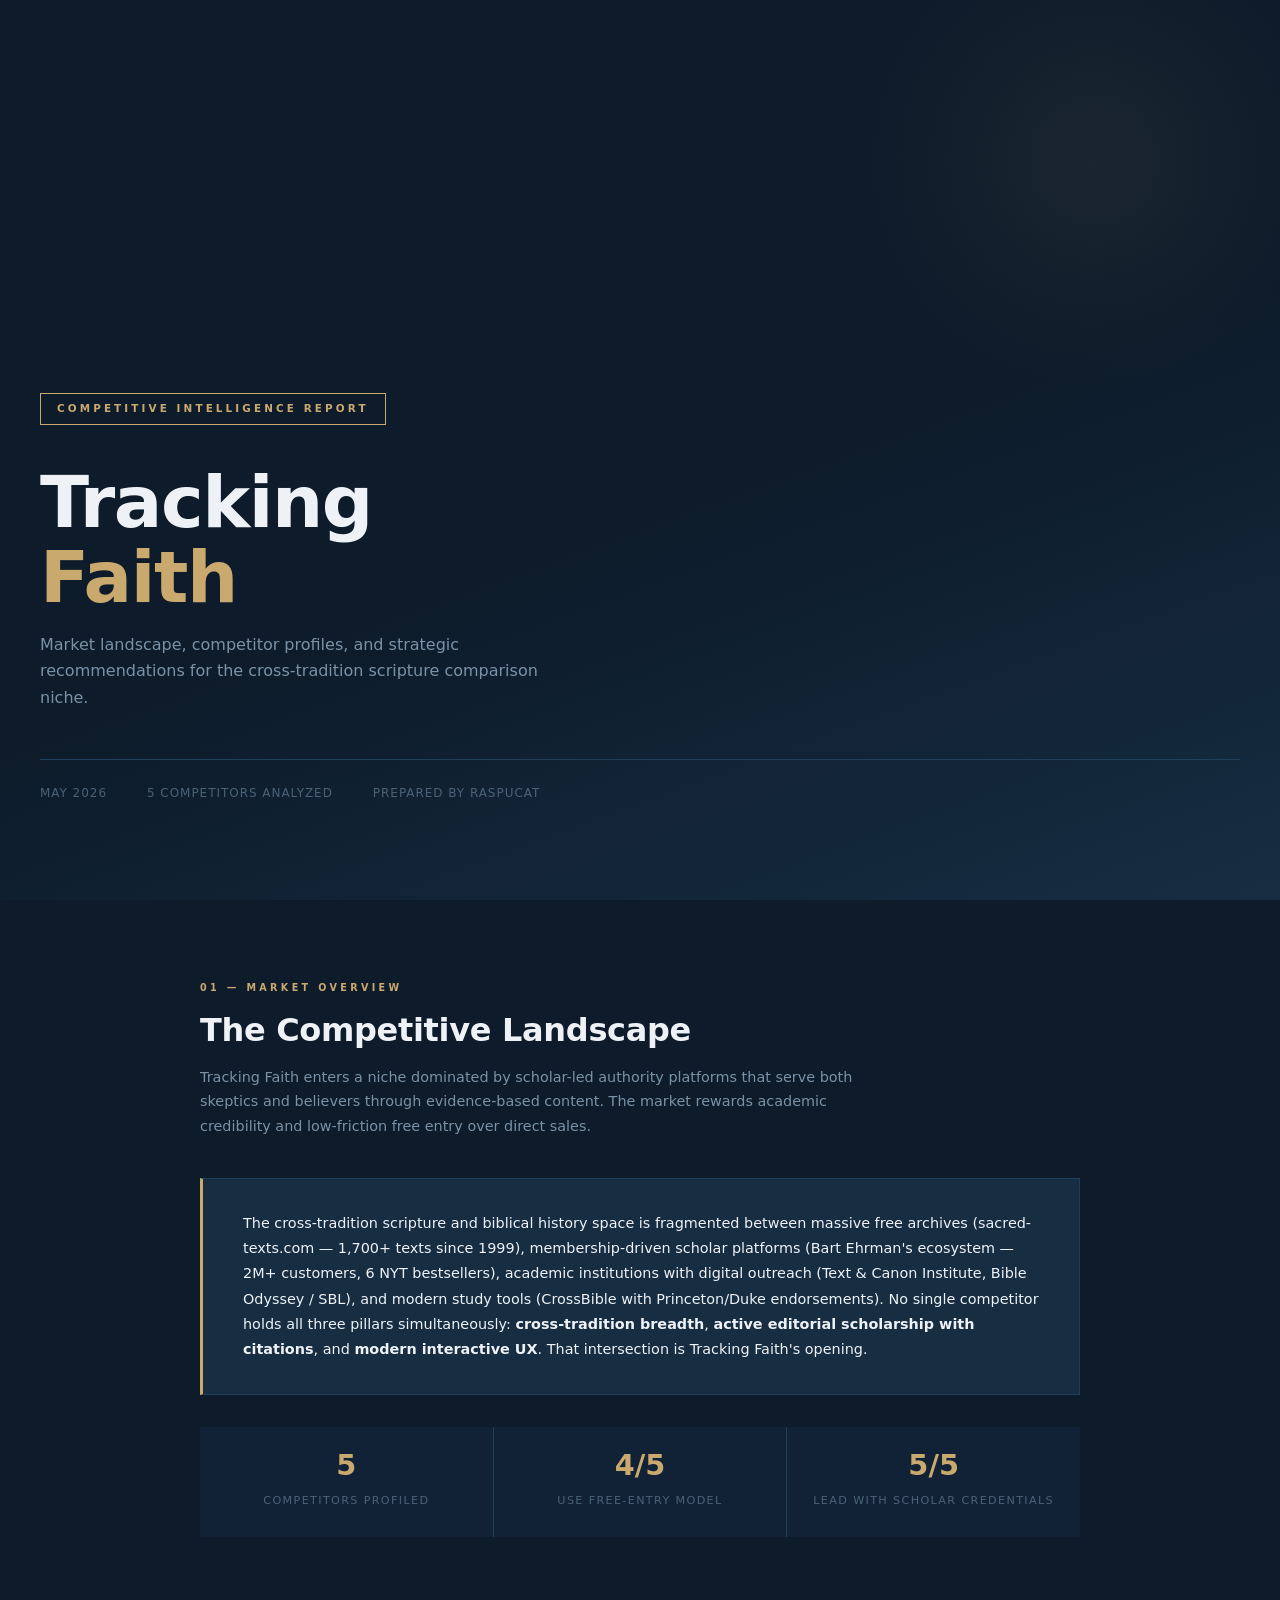
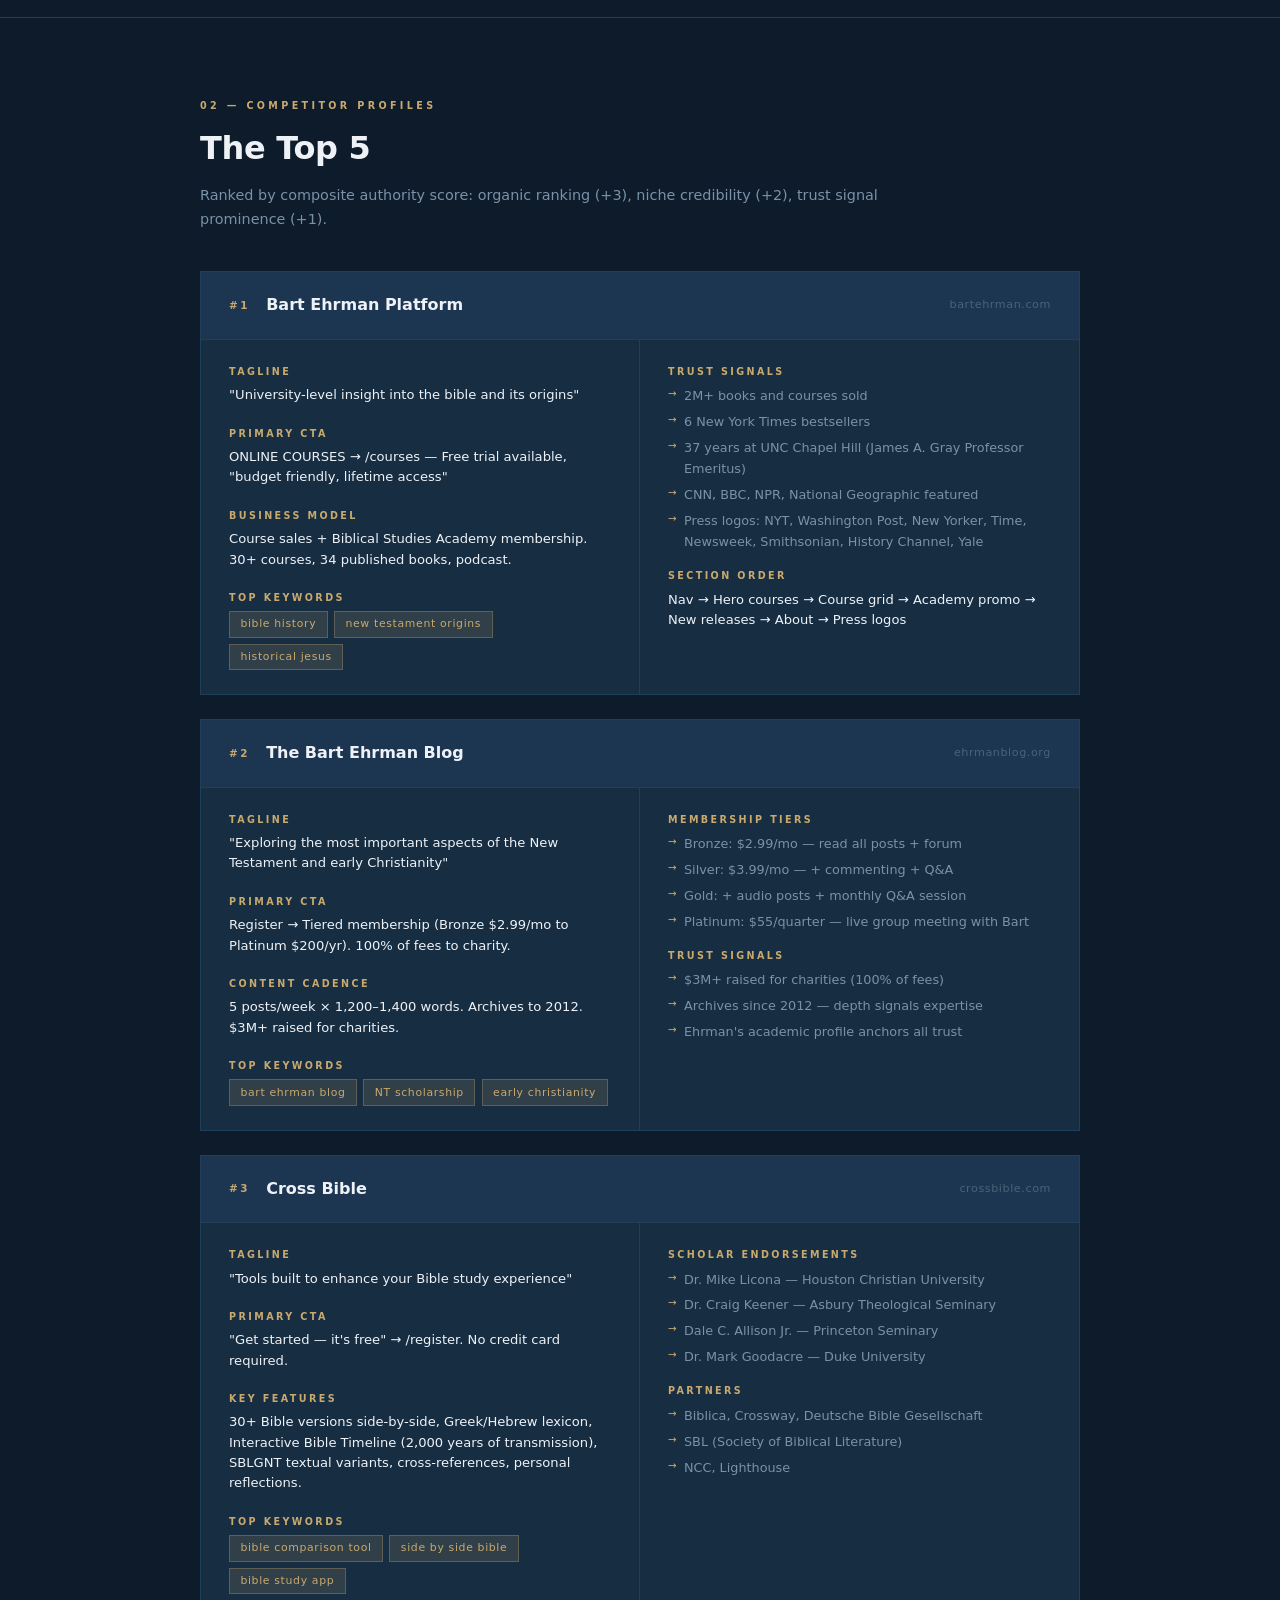
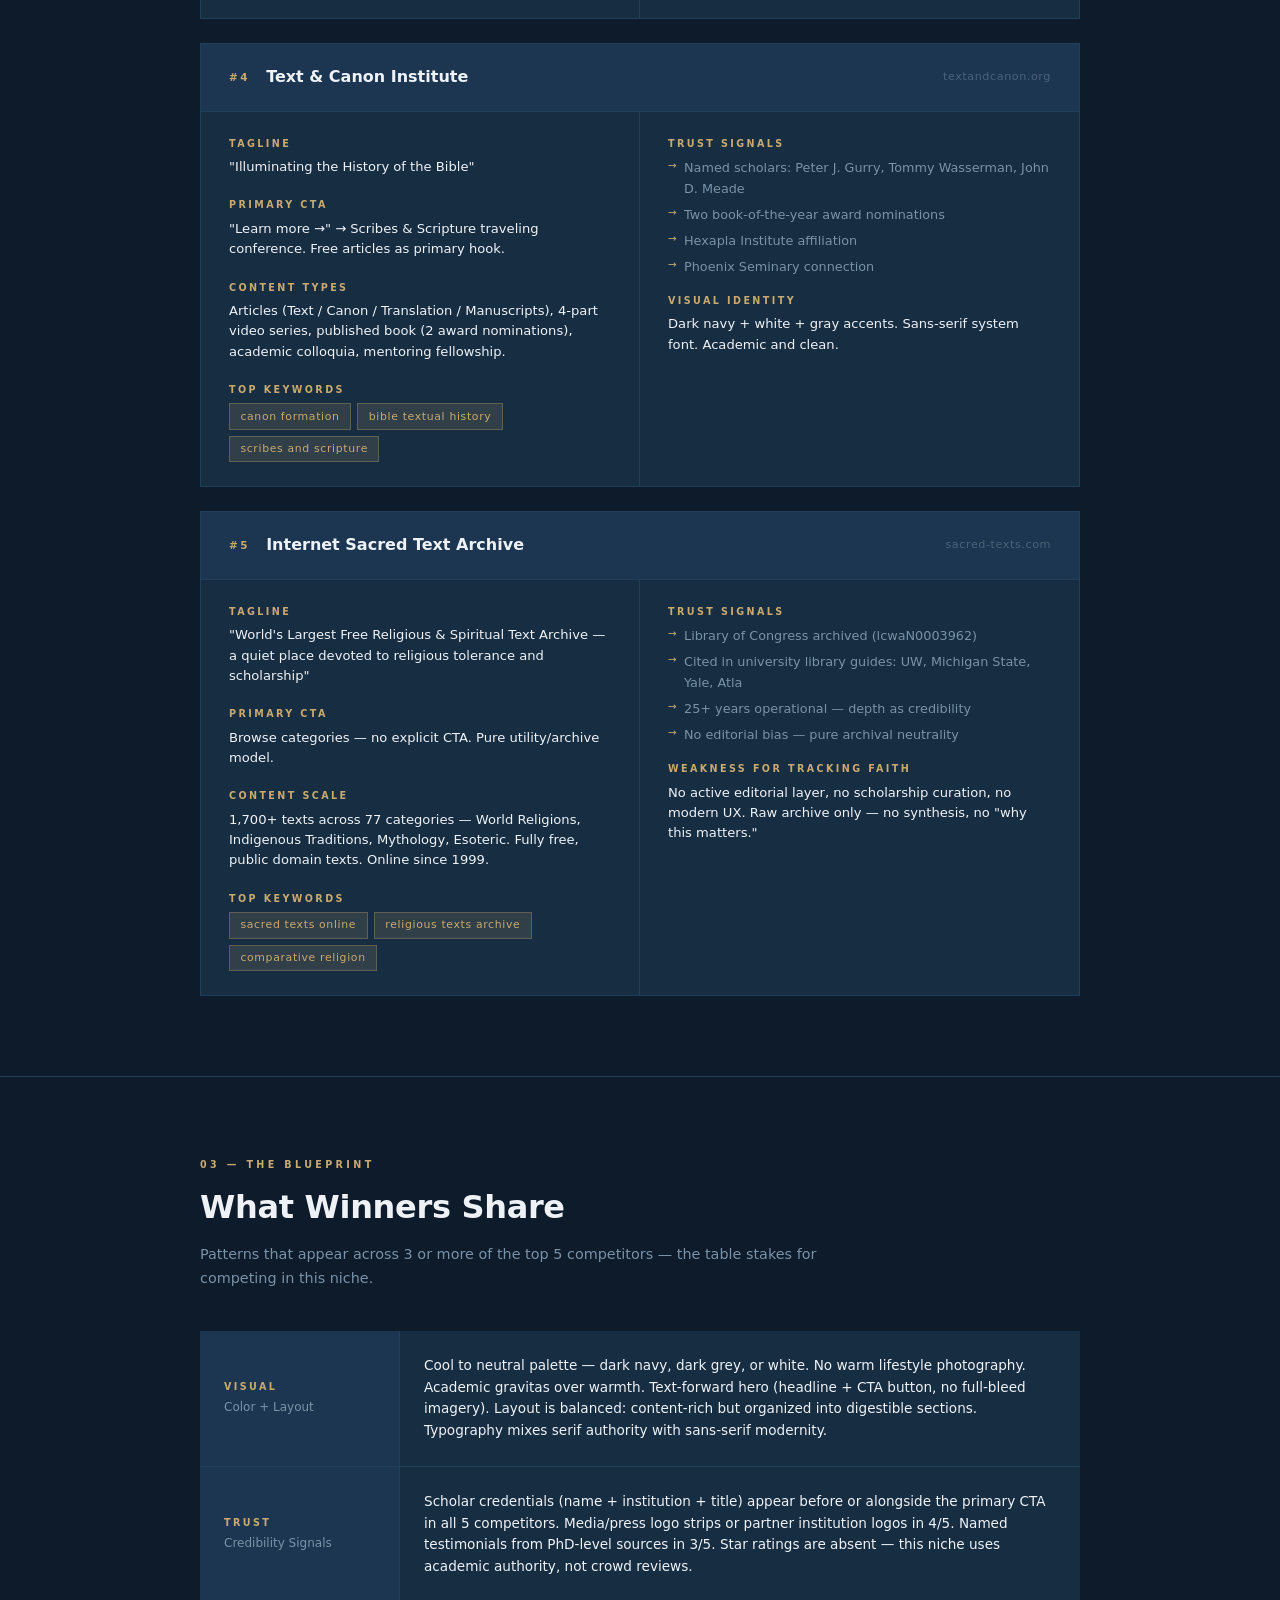
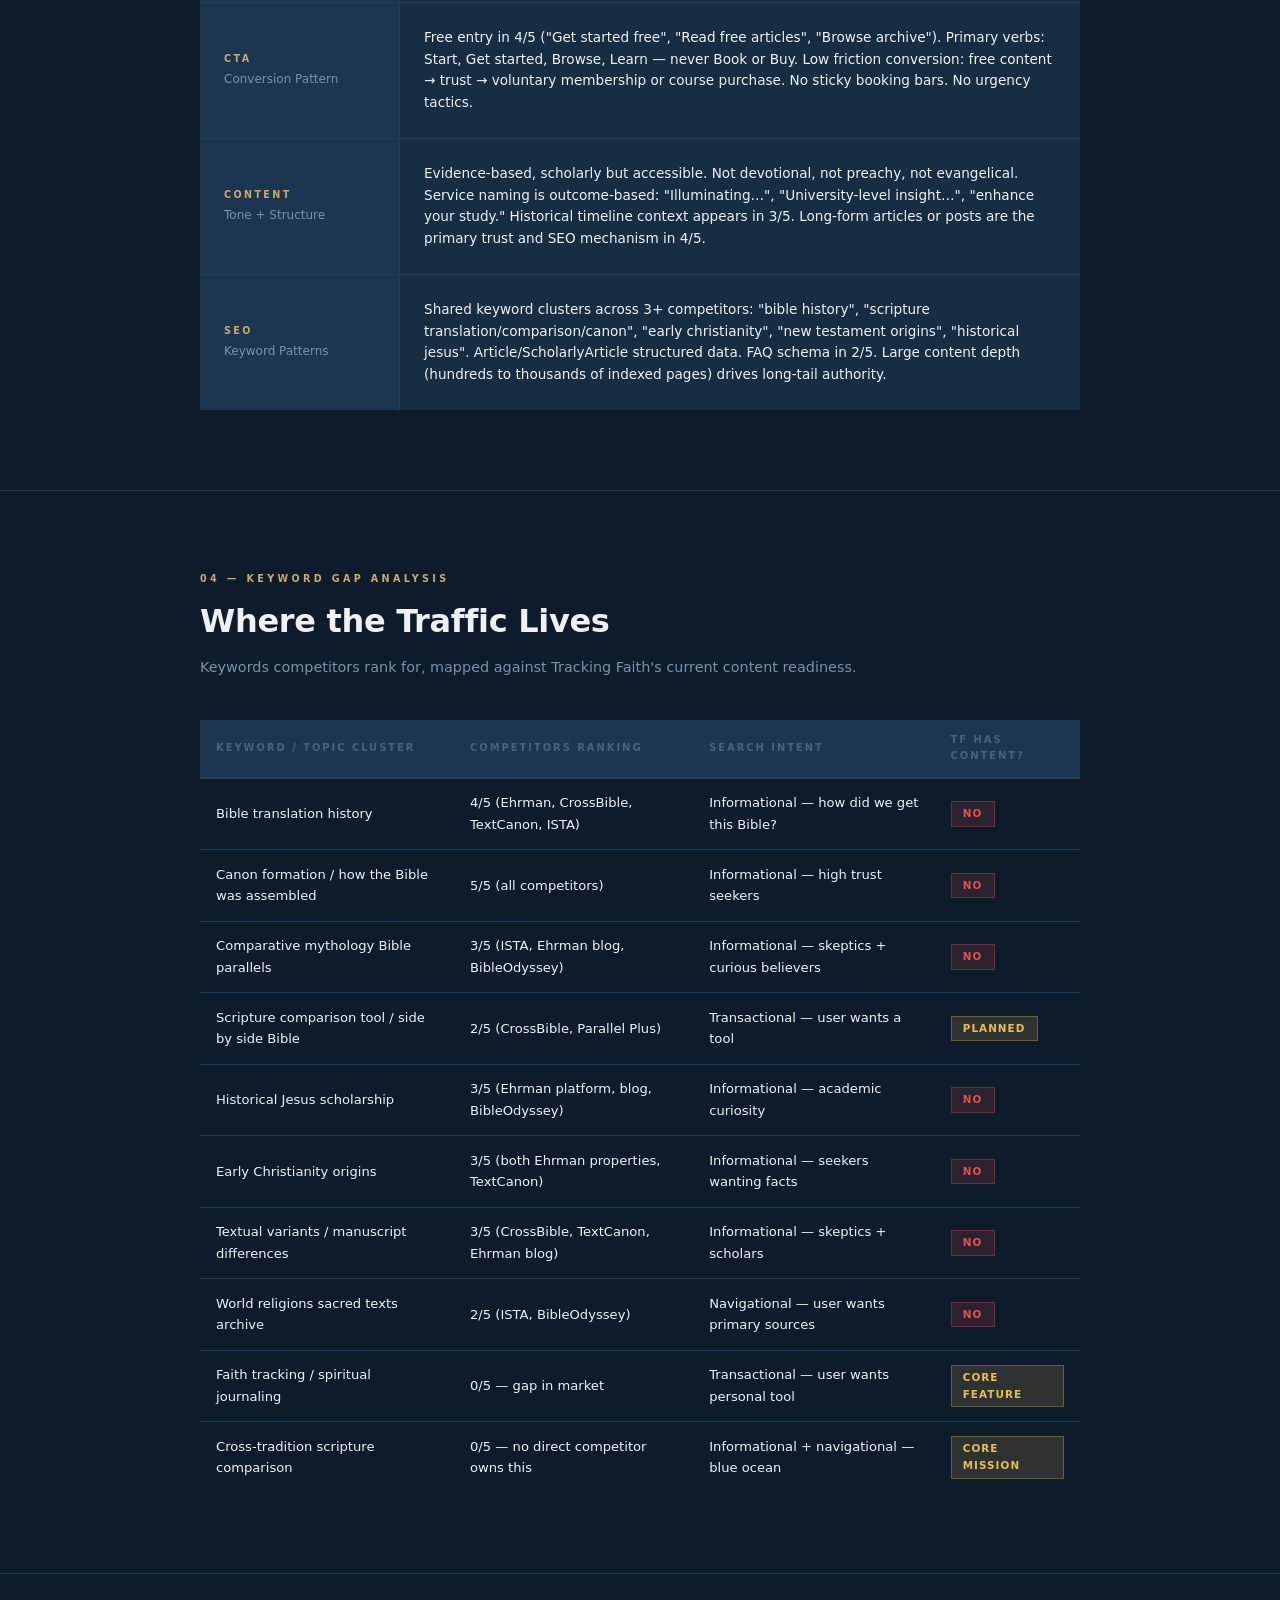
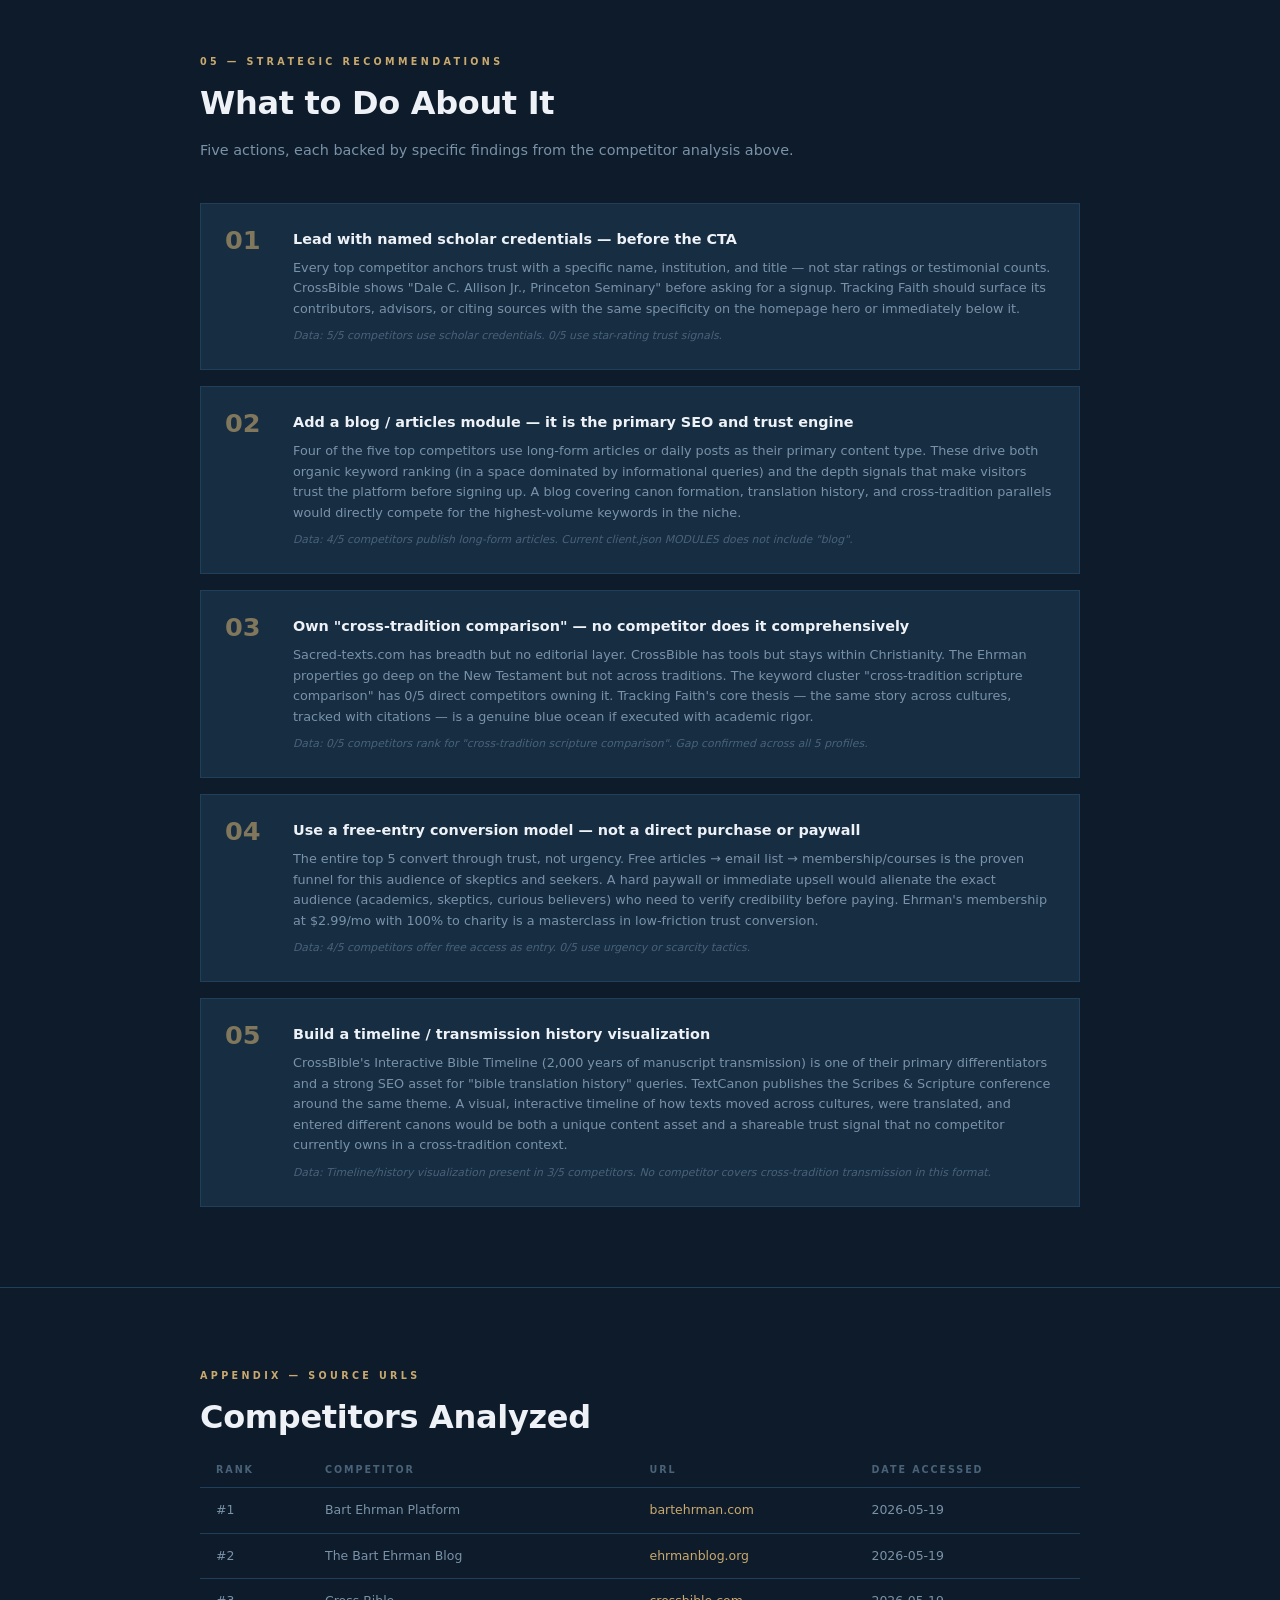
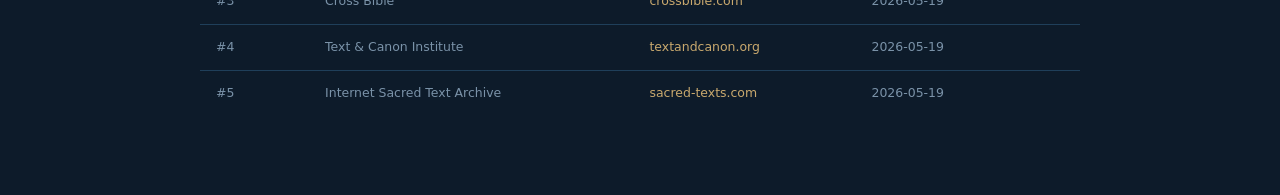
<file: planning/client/competitor_report.html>
<!DOCTYPE html>
<html lang="en">
<head>
<meta charset="UTF-8">
<meta name="viewport" content="width=device-width, initial-scale=1.0">
<title>Competitive Intelligence Report — Tracking Faith</title>
<style>
  *, *::before, *::after { box-sizing: border-box; margin: 0; padding: 0; }

  :root {
    --bg: #0D1B2A;
    --bg2: #112236;
    --surface: #162D42;
    --surface2: #1C3652;
    --border: #1F3F5A;
    --accent: #C9A96E;
    --accent-dim: rgba(201,169,110,0.15);
    --text: #EEF2F7;
    --text-muted: #7A92A8;
    --text-dim: #4A6278;
    --green: #4CAF7D;
    --red: #E05252;
    --yellow: #E8BC5A;
    --max: 960px;
    --font: system-ui, -apple-system, "Segoe UI", Roboto, sans-serif;
  }

  html { font-size: 16px; }
  body {
    background: var(--bg);
    color: var(--text);
    font-family: var(--font);
    font-weight: 400;
    line-height: 1.65;
    -webkit-font-smoothing: antialiased;
  }

  /* ── Layout ── */
  .page { max-width: var(--max); margin: 0 auto; padding: 0 2.5rem; }

  section {
    padding: 5rem 0;
    border-bottom: 1px solid var(--border);
  }
  section:last-of-type { border-bottom: none; }

  /* ── Cover ── */
  .cover {
    min-height: 100vh;
    display: flex;
    flex-direction: column;
    justify-content: flex-end;
    padding: 6rem 2.5rem;
    position: relative;
    background: linear-gradient(160deg, #0D1B2A 55%, #162D42 100%);
    overflow: hidden;
  }
  .cover::before {
    content: '';
    position: absolute;
    top: -10%;
    right: -5%;
    width: 500px;
    height: 500px;
    background: radial-gradient(circle, rgba(201,169,110,0.07) 0%, transparent 65%);
    pointer-events: none;
  }
  .cover-badge {
    display: inline-block;
    font-size: 0.65rem;
    font-weight: 600;
    letter-spacing: 0.3em;
    text-transform: uppercase;
    color: var(--accent);
    border: 1px solid var(--accent);
    padding: 0.4rem 1rem;
    margin-bottom: 2.5rem;
    width: fit-content;
  }
  .cover-title {
    font-size: clamp(2.5rem, 6vw, 4.5rem);
    font-weight: 700;
    line-height: 1.05;
    letter-spacing: -0.02em;
    margin-bottom: 1rem;
  }
  .cover-title span { color: var(--accent); }
  .cover-subtitle {
    font-size: 1rem;
    color: var(--text-muted);
    margin-bottom: 3rem;
    max-width: 500px;
  }
  .cover-meta {
    display: flex;
    gap: 2.5rem;
    font-size: 0.75rem;
    color: var(--text-dim);
    letter-spacing: 0.08em;
    text-transform: uppercase;
    border-top: 1px solid var(--border);
    padding-top: 1.5rem;
  }

  /* ── Section headers ── */
  .section-number {
    font-size: 0.6rem;
    font-weight: 700;
    letter-spacing: 0.35em;
    text-transform: uppercase;
    color: var(--accent);
    margin-bottom: 0.5rem;
  }
  .section-title {
    font-size: clamp(1.5rem, 3.5vw, 2rem);
    font-weight: 700;
    letter-spacing: -0.01em;
    margin-bottom: 0.5rem;
  }
  .section-lead {
    font-size: 0.9rem;
    color: var(--text-muted);
    max-width: 680px;
    margin-bottom: 2.5rem;
    line-height: 1.7;
  }

  /* ── Market Overview ── */
  .overview-card {
    background: var(--surface);
    border: 1px solid var(--border);
    border-left: 3px solid var(--accent);
    padding: 2rem 2.5rem;
    font-size: 0.9rem;
    color: var(--text);
    line-height: 1.75;
  }
  .stat-row {
    display: grid;
    grid-template-columns: repeat(3, 1fr);
    gap: 1px;
    background: var(--border);
    margin-top: 2rem;
  }
  .stat {
    background: var(--bg2);
    padding: 1.5rem;
    text-align: center;
  }
  .stat-num {
    font-size: 1.8rem;
    font-weight: 700;
    color: var(--accent);
    display: block;
    line-height: 1;
    margin-bottom: 0.4rem;
  }
  .stat-label {
    font-size: 0.7rem;
    letter-spacing: 0.12em;
    text-transform: uppercase;
    color: var(--text-dim);
  }

  /* ── Competitor Cards ── */
  .competitor-grid { display: flex; flex-direction: column; gap: 1.5rem; }
  .comp-card {
    background: var(--surface);
    border: 1px solid var(--border);
  }
  .comp-card-header {
    display: flex;
    align-items: center;
    justify-content: space-between;
    padding: 1.25rem 1.75rem;
    border-bottom: 1px solid var(--border);
    background: var(--surface2);
  }
  .comp-rank {
    font-size: 0.65rem;
    font-weight: 700;
    letter-spacing: 0.25em;
    text-transform: uppercase;
    color: var(--accent);
    margin-right: 1rem;
  }
  .comp-name {
    font-size: 1rem;
    font-weight: 700;
    flex: 1;
  }
  .comp-url {
    font-size: 0.7rem;
    color: var(--text-dim);
    letter-spacing: 0.05em;
  }
  .comp-card-body {
    display: grid;
    grid-template-columns: 1fr 1fr;
    gap: 0;
  }
  .comp-col {
    padding: 1.5rem 1.75rem;
    border-right: 1px solid var(--border);
  }
  .comp-col:last-child { border-right: none; }
  .comp-field-label {
    font-size: 0.6rem;
    font-weight: 700;
    letter-spacing: 0.25em;
    text-transform: uppercase;
    color: var(--accent);
    margin-bottom: 0.35rem;
  }
  .comp-field-value {
    font-size: 0.82rem;
    color: var(--text);
    line-height: 1.55;
    margin-bottom: 1.25rem;
  }
  .comp-field-value:last-child { margin-bottom: 0; }
  .keyword-list {
    display: flex;
    flex-wrap: wrap;
    gap: 0.4rem;
    margin-top: 0.25rem;
  }
  .kw-tag {
    background: var(--accent-dim);
    border: 1px solid rgba(201,169,110,0.3);
    color: var(--accent);
    padding: 0.2rem 0.65rem;
    font-size: 0.68rem;
    letter-spacing: 0.06em;
  }
  .trust-list {
    list-style: none;
    display: flex;
    flex-direction: column;
    gap: 0.3rem;
  }
  .trust-list li {
    font-size: 0.8rem;
    color: var(--text-muted);
    padding-left: 1rem;
    position: relative;
  }
  .trust-list li::before {
    content: '→';
    position: absolute;
    left: 0;
    color: var(--accent);
    font-size: 0.65rem;
  }

  /* ── Blueprint ── */
  .blueprint-grid { display: flex; flex-direction: column; gap: 1px; background: var(--border); }
  .blueprint-row {
    display: grid;
    grid-template-columns: 200px 1fr;
    gap: 0;
    background: var(--surface);
  }
  .blueprint-label {
    padding: 1.5rem;
    background: var(--surface2);
    border-right: 1px solid var(--border);
    display: flex;
    flex-direction: column;
    justify-content: center;
  }
  .blueprint-category {
    font-size: 0.6rem;
    font-weight: 700;
    letter-spacing: 0.25em;
    text-transform: uppercase;
    color: var(--accent);
    margin-bottom: 0.25rem;
  }
  .blueprint-dim {
    font-size: 0.75rem;
    color: var(--text-muted);
  }
  .blueprint-value {
    padding: 1.5rem;
    font-size: 0.85rem;
    color: var(--text);
    line-height: 1.6;
  }

  /* ── Keyword Gap Table ── */
  .gap-table {
    width: 100%;
    border-collapse: collapse;
  }
  .gap-table th {
    text-align: left;
    font-size: 0.62rem;
    font-weight: 700;
    letter-spacing: 0.2em;
    text-transform: uppercase;
    color: var(--text-dim);
    padding: 0.75rem 1rem;
    border-bottom: 2px solid var(--border);
    background: var(--surface2);
  }
  .gap-table td {
    padding: 0.85rem 1rem;
    border-bottom: 1px solid var(--border);
    font-size: 0.82rem;
    vertical-align: middle;
  }
  .gap-table tr:last-child td { border-bottom: none; }
  .gap-table tr:hover td { background: var(--surface); }
  .badge {
    display: inline-block;
    padding: 0.2rem 0.7rem;
    font-size: 0.65rem;
    font-weight: 700;
    letter-spacing: 0.1em;
    text-transform: uppercase;
  }
  .badge-no { background: rgba(224,82,82,0.15); color: var(--red); border: 1px solid rgba(224,82,82,0.3); }
  .badge-partial { background: rgba(232,188,90,0.15); color: var(--yellow); border: 1px solid rgba(232,188,90,0.3); }
  .badge-yes { background: rgba(76,175,125,0.15); color: var(--green); border: 1px solid rgba(76,175,125,0.3); }

  /* ── Recommendations ── */
  .rec-list { display: flex; flex-direction: column; gap: 1rem; }
  .rec-card {
    display: grid;
    grid-template-columns: 3rem 1fr;
    gap: 1.25rem;
    background: var(--surface);
    border: 1px solid var(--border);
    padding: 1.5rem;
    align-items: start;
  }
  .rec-num {
    font-size: 1.6rem;
    font-weight: 800;
    color: var(--accent);
    line-height: 1;
    opacity: 0.6;
  }
  .rec-body {}
  .rec-title {
    font-size: 0.9rem;
    font-weight: 700;
    margin-bottom: 0.4rem;
  }
  .rec-detail {
    font-size: 0.8rem;
    color: var(--text-muted);
    line-height: 1.6;
  }
  .rec-source {
    font-size: 0.68rem;
    color: var(--text-dim);
    margin-top: 0.5rem;
    font-style: italic;
  }

  /* ── Appendix ── */
  .appendix-table {
    width: 100%;
    border-collapse: collapse;
  }
  .appendix-table th {
    text-align: left;
    font-size: 0.6rem;
    font-weight: 700;
    letter-spacing: 0.2em;
    text-transform: uppercase;
    color: var(--text-dim);
    padding: 0.6rem 1rem;
    border-bottom: 1px solid var(--border);
  }
  .appendix-table td {
    padding: 0.75rem 1rem;
    border-bottom: 1px solid var(--border);
    font-size: 0.78rem;
    color: var(--text-muted);
  }
  .appendix-table a { color: var(--accent); text-decoration: none; }
  .appendix-table tr:last-child td { border-bottom: none; }

  /* ── Print ── */
  @media print {
    .no-print { display: none; }
    body { background: white; color: #111; }
    :root {
      --bg: white;
      --bg2: #f8f8f8;
      --surface: #f2f2f2;
      --surface2: #e8e8e8;
      --border: #d0d0d0;
      --text: #111;
      --text-muted: #555;
      --text-dim: #888;
      --accent: #8B6914;
    }
    section { page-break-before: always; }
    .cover { min-height: auto; page-break-before: avoid; padding: 3rem 0; background: none; }
    .cover::before { display: none; }
    .comp-card-body { grid-template-columns: 1fr 1fr; }
    a { color: inherit; }
  }

  @media (max-width: 640px) {
    .comp-card-body { grid-template-columns: 1fr; }
    .comp-col { border-right: none; border-bottom: 1px solid var(--border); }
    .blueprint-row { grid-template-columns: 1fr; }
    .blueprint-label { border-right: none; border-bottom: 1px solid var(--border); }
    .stat-row { grid-template-columns: 1fr; }
    .rec-card { grid-template-columns: 2rem 1fr; }
  }
</style>
</head>
<body>

<!-- ══════════════════ COVER ══════════════════ -->
<div class="cover">
  <div class="cover-badge">Competitive Intelligence Report</div>
  <h1 class="cover-title">Tracking<br><span>Faith</span></h1>
  <p class="cover-subtitle">Market landscape, competitor profiles, and strategic recommendations for the cross-tradition scripture comparison niche.</p>
  <div class="cover-meta">
    <span>May 2026</span>
    <span>5 Competitors Analyzed</span>
    <span>Prepared by Raspucat</span>
  </div>
</div>

<!-- ══════════════════ MARKET OVERVIEW ══════════════════ -->
<section>
  <div class="page">
    <div class="section-number">01 — Market Overview</div>
    <h2 class="section-title">The Competitive Landscape</h2>
    <p class="section-lead">Tracking Faith enters a niche dominated by scholar-led authority platforms that serve both skeptics and believers through evidence-based content. The market rewards academic credibility and low-friction free entry over direct sales.</p>

    <div class="overview-card">
      The cross-tradition scripture and biblical history space is fragmented between massive free archives (sacred-texts.com — 1,700+ texts since 1999), membership-driven scholar platforms (Bart Ehrman's ecosystem — 2M+ customers, 6 NYT bestsellers), academic institutions with digital outreach (Text & Canon Institute, Bible Odyssey / SBL), and modern study tools (CrossBible with Princeton/Duke endorsements). No single competitor holds all three pillars simultaneously: <strong>cross-tradition breadth</strong>, <strong>active editorial scholarship with citations</strong>, and <strong>modern interactive UX</strong>. That intersection is Tracking Faith's opening.
    </div>

    <div class="stat-row">
      <div class="stat">
        <span class="stat-num">5</span>
        <span class="stat-label">Competitors Profiled</span>
      </div>
      <div class="stat">
        <span class="stat-num">4/5</span>
        <span class="stat-label">Use Free-Entry Model</span>
      </div>
      <div class="stat">
        <span class="stat-num">5/5</span>
        <span class="stat-label">Lead with Scholar Credentials</span>
      </div>
    </div>
  </div>
</section>

<!-- ══════════════════ COMPETITOR PROFILES ══════════════════ -->
<section>
  <div class="page">
    <div class="section-number">02 — Competitor Profiles</div>
    <h2 class="section-title">The Top 5</h2>
    <p class="section-lead">Ranked by composite authority score: organic ranking (+3), niche credibility (+2), trust signal prominence (+1).</p>

    <div class="competitor-grid">

      <!-- #1 Bart Ehrman Platform -->
      <div class="comp-card">
        <div class="comp-card-header">
          <span class="comp-rank">#1</span>
          <span class="comp-name">Bart Ehrman Platform</span>
          <span class="comp-url">bartehrman.com</span>
        </div>
        <div class="comp-card-body">
          <div class="comp-col">
            <div class="comp-field-label">Tagline</div>
            <div class="comp-field-value">"University-level insight into the bible and its origins"</div>
            <div class="comp-field-label">Primary CTA</div>
            <div class="comp-field-value">ONLINE COURSES → /courses — Free trial available, "budget friendly, lifetime access"</div>
            <div class="comp-field-label">Business Model</div>
            <div class="comp-field-value">Course sales + Biblical Studies Academy membership. 30+ courses, 34 published books, podcast.</div>
            <div class="comp-field-label">Top Keywords</div>
            <div class="keyword-list">
              <span class="kw-tag">bible history</span>
              <span class="kw-tag">new testament origins</span>
              <span class="kw-tag">historical jesus</span>
            </div>
          </div>
          <div class="comp-col">
            <div class="comp-field-label">Trust Signals</div>
            <ul class="trust-list">
              <li>2M+ books and courses sold</li>
              <li>6 New York Times bestsellers</li>
              <li>37 years at UNC Chapel Hill (James A. Gray Professor Emeritus)</li>
              <li>CNN, BBC, NPR, National Geographic featured</li>
              <li>Press logos: NYT, Washington Post, New Yorker, Time, Newsweek, Smithsonian, History Channel, Yale</li>
            </ul>
            <div class="comp-field-label" style="margin-top:1rem;">Section Order</div>
            <div class="comp-field-value">Nav → Hero courses → Course grid → Academy promo → New releases → About → Press logos</div>
          </div>
        </div>
      </div>

      <!-- #2 Bart Ehrman Blog -->
      <div class="comp-card">
        <div class="comp-card-header">
          <span class="comp-rank">#2</span>
          <span class="comp-name">The Bart Ehrman Blog</span>
          <span class="comp-url">ehrmanblog.org</span>
        </div>
        <div class="comp-card-body">
          <div class="comp-col">
            <div class="comp-field-label">Tagline</div>
            <div class="comp-field-value">"Exploring the most important aspects of the New Testament and early Christianity"</div>
            <div class="comp-field-label">Primary CTA</div>
            <div class="comp-field-value">Register → Tiered membership (Bronze $2.99/mo to Platinum $200/yr). 100% of fees to charity.</div>
            <div class="comp-field-label">Content Cadence</div>
            <div class="comp-field-value">5 posts/week × 1,200–1,400 words. Archives to 2012. $3M+ raised for charities.</div>
            <div class="comp-field-label">Top Keywords</div>
            <div class="keyword-list">
              <span class="kw-tag">bart ehrman blog</span>
              <span class="kw-tag">NT scholarship</span>
              <span class="kw-tag">early christianity</span>
            </div>
          </div>
          <div class="comp-col">
            <div class="comp-field-label">Membership Tiers</div>
            <ul class="trust-list">
              <li>Bronze: $2.99/mo — read all posts + forum</li>
              <li>Silver: $3.99/mo — + commenting + Q&A</li>
              <li>Gold: + audio posts + monthly Q&A session</li>
              <li>Platinum: $55/quarter — live group meeting with Bart</li>
            </ul>
            <div class="comp-field-label" style="margin-top:1rem;">Trust Signals</div>
            <ul class="trust-list">
              <li>$3M+ raised for charities (100% of fees)</li>
              <li>Archives since 2012 — depth signals expertise</li>
              <li>Ehrman's academic profile anchors all trust</li>
            </ul>
          </div>
        </div>
      </div>

      <!-- #3 Cross Bible -->
      <div class="comp-card">
        <div class="comp-card-header">
          <span class="comp-rank">#3</span>
          <span class="comp-name">Cross Bible</span>
          <span class="comp-url">crossbible.com</span>
        </div>
        <div class="comp-card-body">
          <div class="comp-col">
            <div class="comp-field-label">Tagline</div>
            <div class="comp-field-value">"Tools built to enhance your Bible study experience"</div>
            <div class="comp-field-label">Primary CTA</div>
            <div class="comp-field-value">"Get started — it's free" → /register. No credit card required.</div>
            <div class="comp-field-label">Key Features</div>
            <div class="comp-field-value">30+ Bible versions side-by-side, Greek/Hebrew lexicon, Interactive Bible Timeline (2,000 years of transmission), SBLGNT textual variants, cross-references, personal reflections.</div>
            <div class="comp-field-label">Top Keywords</div>
            <div class="keyword-list">
              <span class="kw-tag">bible comparison tool</span>
              <span class="kw-tag">side by side bible</span>
              <span class="kw-tag">bible study app</span>
            </div>
          </div>
          <div class="comp-col">
            <div class="comp-field-label">Scholar Endorsements</div>
            <ul class="trust-list">
              <li>Dr. Mike Licona — Houston Christian University</li>
              <li>Dr. Craig Keener — Asbury Theological Seminary</li>
              <li>Dale C. Allison Jr. — Princeton Seminary</li>
              <li>Dr. Mark Goodacre — Duke University</li>
            </ul>
            <div class="comp-field-label" style="margin-top:1rem;">Partners</div>
            <ul class="trust-list">
              <li>Biblica, Crossway, Deutsche Bible Gesellschaft</li>
              <li>SBL (Society of Biblical Literature)</li>
              <li>NCC, Lighthouse</li>
            </ul>
          </div>
        </div>
      </div>

      <!-- #4 Text & Canon Institute -->
      <div class="comp-card">
        <div class="comp-card-header">
          <span class="comp-rank">#4</span>
          <span class="comp-name">Text &amp; Canon Institute</span>
          <span class="comp-url">textandcanon.org</span>
        </div>
        <div class="comp-card-body">
          <div class="comp-col">
            <div class="comp-field-label">Tagline</div>
            <div class="comp-field-value">"Illuminating the History of the Bible"</div>
            <div class="comp-field-label">Primary CTA</div>
            <div class="comp-field-value">"Learn more →" → Scribes & Scripture traveling conference. Free articles as primary hook.</div>
            <div class="comp-field-label">Content Types</div>
            <div class="comp-field-value">Articles (Text / Canon / Translation / Manuscripts), 4-part video series, published book (2 award nominations), academic colloquia, mentoring fellowship.</div>
            <div class="comp-field-label">Top Keywords</div>
            <div class="keyword-list">
              <span class="kw-tag">canon formation</span>
              <span class="kw-tag">bible textual history</span>
              <span class="kw-tag">scribes and scripture</span>
            </div>
          </div>
          <div class="comp-col">
            <div class="comp-field-label">Trust Signals</div>
            <ul class="trust-list">
              <li>Named scholars: Peter J. Gurry, Tommy Wasserman, John D. Meade</li>
              <li>Two book-of-the-year award nominations</li>
              <li>Hexapla Institute affiliation</li>
              <li>Phoenix Seminary connection</li>
            </ul>
            <div class="comp-field-label" style="margin-top:1rem;">Visual Identity</div>
            <div class="comp-field-value">Dark navy + white + gray accents. Sans-serif system font. Academic and clean.</div>
          </div>
        </div>
      </div>

      <!-- #5 Internet Sacred Text Archive -->
      <div class="comp-card">
        <div class="comp-card-header">
          <span class="comp-rank">#5</span>
          <span class="comp-name">Internet Sacred Text Archive</span>
          <span class="comp-url">sacred-texts.com</span>
        </div>
        <div class="comp-card-body">
          <div class="comp-col">
            <div class="comp-field-label">Tagline</div>
            <div class="comp-field-value">"World's Largest Free Religious & Spiritual Text Archive — a quiet place devoted to religious tolerance and scholarship"</div>
            <div class="comp-field-label">Primary CTA</div>
            <div class="comp-field-value">Browse categories — no explicit CTA. Pure utility/archive model.</div>
            <div class="comp-field-label">Content Scale</div>
            <div class="comp-field-value">1,700+ texts across 77 categories — World Religions, Indigenous Traditions, Mythology, Esoteric. Fully free, public domain texts. Online since 1999.</div>
            <div class="comp-field-label">Top Keywords</div>
            <div class="keyword-list">
              <span class="kw-tag">sacred texts online</span>
              <span class="kw-tag">religious texts archive</span>
              <span class="kw-tag">comparative religion</span>
            </div>
          </div>
          <div class="comp-col">
            <div class="comp-field-label">Trust Signals</div>
            <ul class="trust-list">
              <li>Library of Congress archived (lcwaN0003962)</li>
              <li>Cited in university library guides: UW, Michigan State, Yale, Atla</li>
              <li>25+ years operational — depth as credibility</li>
              <li>No editorial bias — pure archival neutrality</li>
            </ul>
            <div class="comp-field-label" style="margin-top:1rem;">Weakness for Tracking Faith</div>
            <div class="comp-field-value">No active editorial layer, no scholarship curation, no modern UX. Raw archive only — no synthesis, no "why this matters."</div>
          </div>
        </div>
      </div>

    </div>
  </div>
</section>

<!-- ══════════════════ THE BLUEPRINT ══════════════════ -->
<section>
  <div class="page">
    <div class="section-number">03 — The Blueprint</div>
    <h2 class="section-title">What Winners Share</h2>
    <p class="section-lead">Patterns that appear across 3 or more of the top 5 competitors — the table stakes for competing in this niche.</p>

    <div class="blueprint-grid">
      <div class="blueprint-row">
        <div class="blueprint-label">
          <div class="blueprint-category">Visual</div>
          <div class="blueprint-dim">Color + Layout</div>
        </div>
        <div class="blueprint-value">
          Cool to neutral palette — dark navy, dark grey, or white. No warm lifestyle photography. Academic gravitas over warmth. Text-forward hero (headline + CTA button, no full-bleed imagery). Layout is balanced: content-rich but organized into digestible sections. Typography mixes serif authority with sans-serif modernity.
        </div>
      </div>
      <div class="blueprint-row">
        <div class="blueprint-label">
          <div class="blueprint-category">Trust</div>
          <div class="blueprint-dim">Credibility Signals</div>
        </div>
        <div class="blueprint-value">
          Scholar credentials (name + institution + title) appear before or alongside the primary CTA in all 5 competitors. Media/press logo strips or partner institution logos in 4/5. Named testimonials from PhD-level sources in 3/5. Star ratings are absent — this niche uses academic authority, not crowd reviews.
        </div>
      </div>
      <div class="blueprint-row">
        <div class="blueprint-label">
          <div class="blueprint-category">CTA</div>
          <div class="blueprint-dim">Conversion Pattern</div>
        </div>
        <div class="blueprint-value">
          Free entry in 4/5 ("Get started free", "Read free articles", "Browse archive"). Primary verbs: Start, Get started, Browse, Learn — never Book or Buy. Low friction conversion: free content → trust → voluntary membership or course purchase. No sticky booking bars. No urgency tactics.
        </div>
      </div>
      <div class="blueprint-row">
        <div class="blueprint-label">
          <div class="blueprint-category">Content</div>
          <div class="blueprint-dim">Tone + Structure</div>
        </div>
        <div class="blueprint-value">
          Evidence-based, scholarly but accessible. Not devotional, not preachy, not evangelical. Service naming is outcome-based: "Illuminating…", "University-level insight…", "enhance your study." Historical timeline context appears in 3/5. Long-form articles or posts are the primary trust and SEO mechanism in 4/5.
        </div>
      </div>
      <div class="blueprint-row">
        <div class="blueprint-label">
          <div class="blueprint-category">SEO</div>
          <div class="blueprint-dim">Keyword Patterns</div>
        </div>
        <div class="blueprint-value">
          Shared keyword clusters across 3+ competitors: "bible history", "scripture translation/comparison/canon", "early christianity", "new testament origins", "historical jesus". Article/ScholarlyArticle structured data. FAQ schema in 2/5. Large content depth (hundreds to thousands of indexed pages) drives long-tail authority.
        </div>
      </div>
    </div>
  </div>
</section>

<!-- ══════════════════ KEYWORD GAP ANALYSIS ══════════════════ -->
<section>
  <div class="page">
    <div class="section-number">04 — Keyword Gap Analysis</div>
    <h2 class="section-title">Where the Traffic Lives</h2>
    <p class="section-lead">Keywords competitors rank for, mapped against Tracking Faith's current content readiness.</p>

    <table class="gap-table">
      <thead>
        <tr>
          <th>Keyword / Topic Cluster</th>
          <th>Competitors Ranking</th>
          <th>Search Intent</th>
          <th>TF Has Content?</th>
        </tr>
      </thead>
      <tbody>
        <tr>
          <td>Bible translation history</td>
          <td>4/5 (Ehrman, CrossBible, TextCanon, ISTA)</td>
          <td>Informational — how did we get this Bible?</td>
          <td><span class="badge badge-no">No</span></td>
        </tr>
        <tr>
          <td>Canon formation / how the Bible was assembled</td>
          <td>5/5 (all competitors)</td>
          <td>Informational — high trust seekers</td>
          <td><span class="badge badge-no">No</span></td>
        </tr>
        <tr>
          <td>Comparative mythology Bible parallels</td>
          <td>3/5 (ISTA, Ehrman blog, BibleOdyssey)</td>
          <td>Informational — skeptics + curious believers</td>
          <td><span class="badge badge-no">No</span></td>
        </tr>
        <tr>
          <td>Scripture comparison tool / side by side Bible</td>
          <td>2/5 (CrossBible, Parallel Plus)</td>
          <td>Transactional — user wants a tool</td>
          <td><span class="badge badge-partial">Planned</span></td>
        </tr>
        <tr>
          <td>Historical Jesus scholarship</td>
          <td>3/5 (Ehrman platform, blog, BibleOdyssey)</td>
          <td>Informational — academic curiosity</td>
          <td><span class="badge badge-no">No</span></td>
        </tr>
        <tr>
          <td>Early Christianity origins</td>
          <td>3/5 (both Ehrman properties, TextCanon)</td>
          <td>Informational — seekers wanting facts</td>
          <td><span class="badge badge-no">No</span></td>
        </tr>
        <tr>
          <td>Textual variants / manuscript differences</td>
          <td>3/5 (CrossBible, TextCanon, Ehrman blog)</td>
          <td>Informational — skeptics + scholars</td>
          <td><span class="badge badge-no">No</span></td>
        </tr>
        <tr>
          <td>World religions sacred texts archive</td>
          <td>2/5 (ISTA, BibleOdyssey)</td>
          <td>Navigational — user wants primary sources</td>
          <td><span class="badge badge-no">No</span></td>
        </tr>
        <tr>
          <td>Faith tracking / spiritual journaling</td>
          <td>0/5 — gap in market</td>
          <td>Transactional — user wants personal tool</td>
          <td><span class="badge badge-partial">Core feature</span></td>
        </tr>
        <tr>
          <td>Cross-tradition scripture comparison</td>
          <td>0/5 — no direct competitor owns this</td>
          <td>Informational + navigational — blue ocean</td>
          <td><span class="badge badge-partial">Core mission</span></td>
        </tr>
      </tbody>
    </table>
  </div>
</section>

<!-- ══════════════════ STRATEGIC RECOMMENDATIONS ══════════════════ -->
<section>
  <div class="page">
    <div class="section-number">05 — Strategic Recommendations</div>
    <h2 class="section-title">What to Do About It</h2>
    <p class="section-lead">Five actions, each backed by specific findings from the competitor analysis above.</p>

    <div class="rec-list">
      <div class="rec-card">
        <div class="rec-num">01</div>
        <div class="rec-body">
          <div class="rec-title">Lead with named scholar credentials — before the CTA</div>
          <div class="rec-detail">Every top competitor anchors trust with a specific name, institution, and title — not star ratings or testimonial counts. CrossBible shows "Dale C. Allison Jr., Princeton Seminary" before asking for a signup. Tracking Faith should surface its contributors, advisors, or citing sources with the same specificity on the homepage hero or immediately below it.</div>
          <div class="rec-source">Data: 5/5 competitors use scholar credentials. 0/5 use star-rating trust signals.</div>
        </div>
      </div>
      <div class="rec-card">
        <div class="rec-num">02</div>
        <div class="rec-body">
          <div class="rec-title">Add a blog / articles module — it is the primary SEO and trust engine</div>
          <div class="rec-detail">Four of the five top competitors use long-form articles or daily posts as their primary content type. These drive both organic keyword ranking (in a space dominated by informational queries) and the depth signals that make visitors trust the platform before signing up. A blog covering canon formation, translation history, and cross-tradition parallels would directly compete for the highest-volume keywords in the niche.</div>
          <div class="rec-source">Data: 4/5 competitors publish long-form articles. Current client.json MODULES does not include "blog".</div>
        </div>
      </div>
      <div class="rec-card">
        <div class="rec-num">03</div>
        <div class="rec-body">
          <div class="rec-title">Own "cross-tradition comparison" — no competitor does it comprehensively</div>
          <div class="rec-detail">Sacred-texts.com has breadth but no editorial layer. CrossBible has tools but stays within Christianity. The Ehrman properties go deep on the New Testament but not across traditions. The keyword cluster "cross-tradition scripture comparison" has 0/5 direct competitors owning it. Tracking Faith's core thesis — the same story across cultures, tracked with citations — is a genuine blue ocean if executed with academic rigor.</div>
          <div class="rec-source">Data: 0/5 competitors rank for "cross-tradition scripture comparison". Gap confirmed across all 5 profiles.</div>
        </div>
      </div>
      <div class="rec-card">
        <div class="rec-num">04</div>
        <div class="rec-body">
          <div class="rec-title">Use a free-entry conversion model — not a direct purchase or paywall</div>
          <div class="rec-detail">The entire top 5 convert through trust, not urgency. Free articles → email list → membership/courses is the proven funnel for this audience of skeptics and seekers. A hard paywall or immediate upsell would alienate the exact audience (academics, skeptics, curious believers) who need to verify credibility before paying. Ehrman's membership at $2.99/mo with 100% to charity is a masterclass in low-friction trust conversion.</div>
          <div class="rec-source">Data: 4/5 competitors offer free access as entry. 0/5 use urgency or scarcity tactics.</div>
        </div>
      </div>
      <div class="rec-card">
        <div class="rec-num">05</div>
        <div class="rec-body">
          <div class="rec-title">Build a timeline / transmission history visualization</div>
          <div class="rec-detail">CrossBible's Interactive Bible Timeline (2,000 years of manuscript transmission) is one of their primary differentiators and a strong SEO asset for "bible translation history" queries. TextCanon publishes the Scribes & Scripture conference around the same theme. A visual, interactive timeline of how texts moved across cultures, were translated, and entered different canons would be both a unique content asset and a shareable trust signal that no competitor currently owns in a cross-tradition context.</div>
          <div class="rec-source">Data: Timeline/history visualization present in 3/5 competitors. No competitor covers cross-tradition transmission in this format.</div>
        </div>
      </div>
    </div>
  </div>
</section>

<!-- ══════════════════ APPENDIX ══════════════════ -->
<section>
  <div class="page">
    <div class="section-number">Appendix — Source URLs</div>
    <h2 class="section-title">Competitors Analyzed</h2>

    <table class="appendix-table">
      <thead>
        <tr>
          <th>Rank</th>
          <th>Competitor</th>
          <th>URL</th>
          <th>Date Accessed</th>
        </tr>
      </thead>
      <tbody>
        <tr>
          <td>#1</td>
          <td>Bart Ehrman Platform</td>
          <td><a href="https://www.bartehrman.com/">bartehrman.com</a></td>
          <td>2026-05-19</td>
        </tr>
        <tr>
          <td>#2</td>
          <td>The Bart Ehrman Blog</td>
          <td><a href="https://ehrmanblog.org/">ehrmanblog.org</a></td>
          <td>2026-05-19</td>
        </tr>
        <tr>
          <td>#3</td>
          <td>Cross Bible</td>
          <td><a href="https://crossbible.com/">crossbible.com</a></td>
          <td>2026-05-19</td>
        </tr>
        <tr>
          <td>#4</td>
          <td>Text &amp; Canon Institute</td>
          <td><a href="https://textandcanon.org/">textandcanon.org</a></td>
          <td>2026-05-19</td>
        </tr>
        <tr>
          <td>#5</td>
          <td>Internet Sacred Text Archive</td>
          <td><a href="https://sacred-texts.com/">sacred-texts.com</a></td>
          <td>2026-05-19</td>
        </tr>
      </tbody>
    </table>
  </div>
</section>

</body>
</html>
</file>
